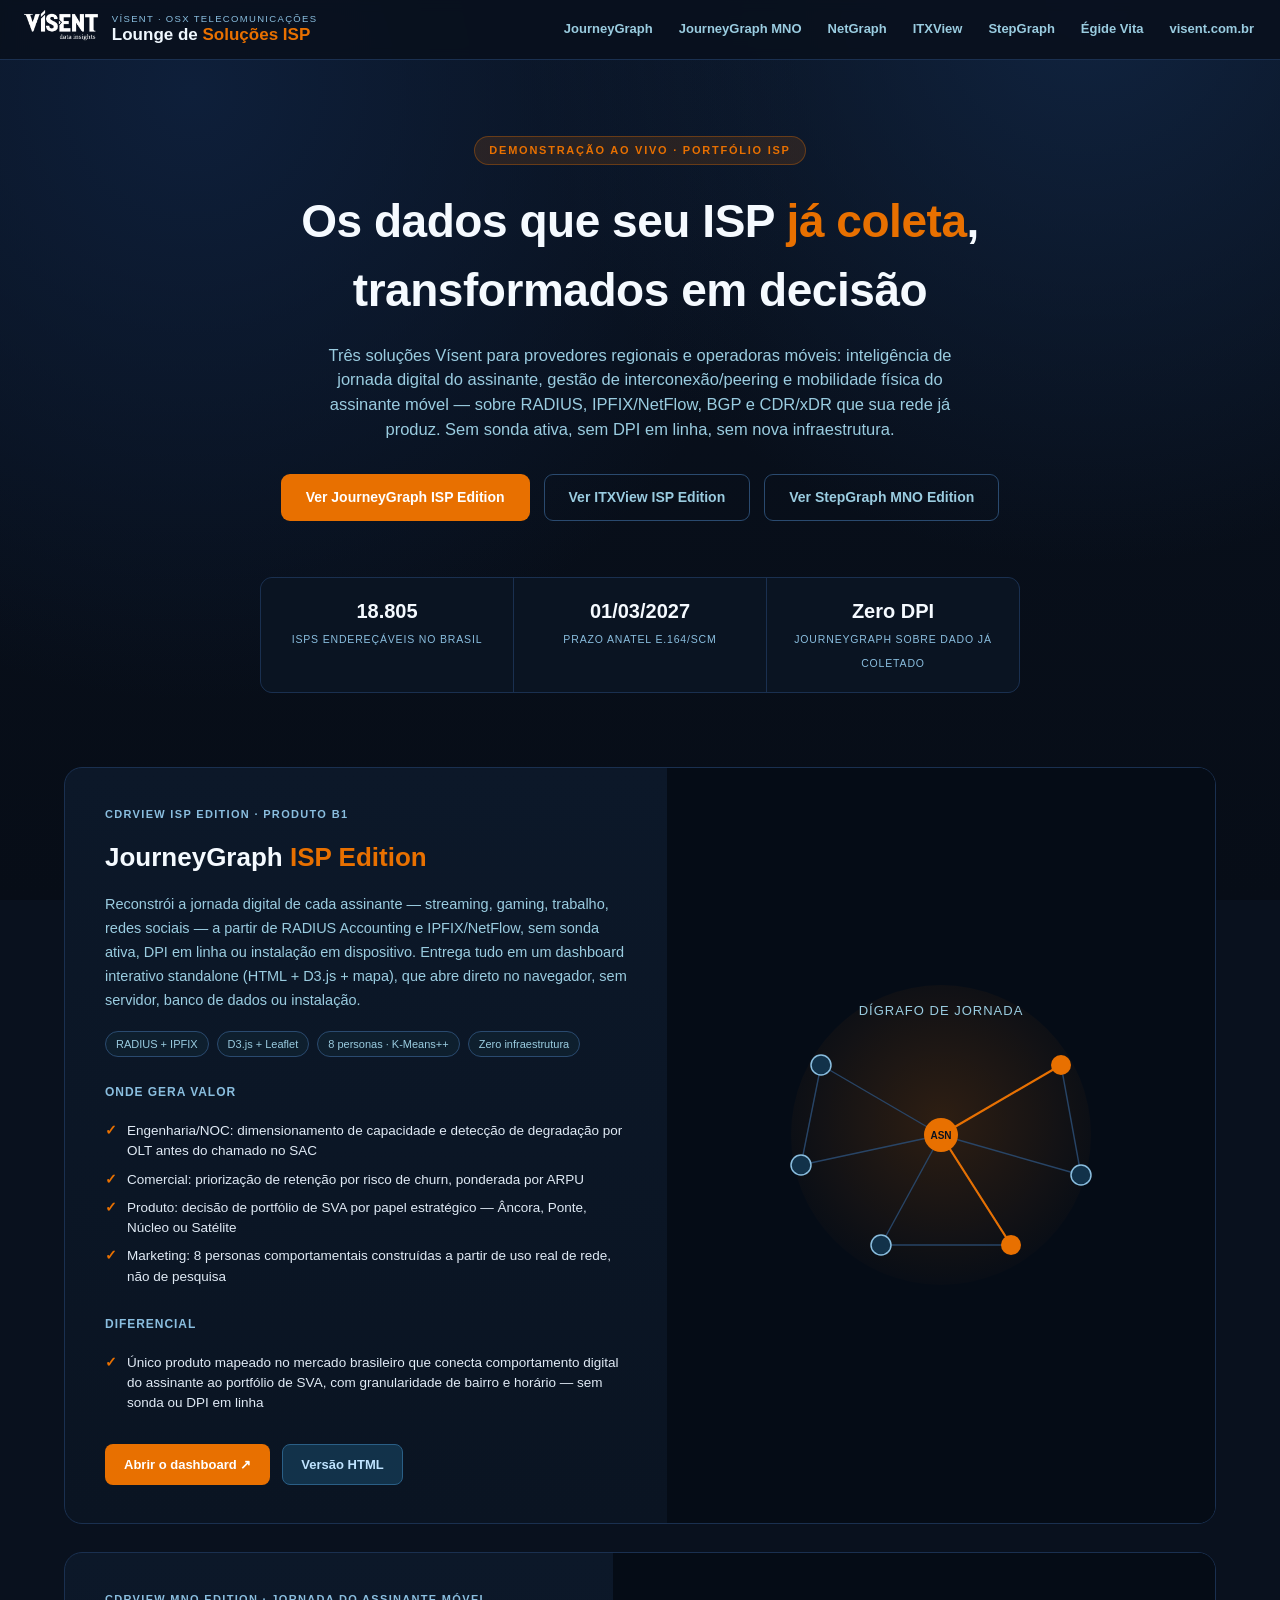
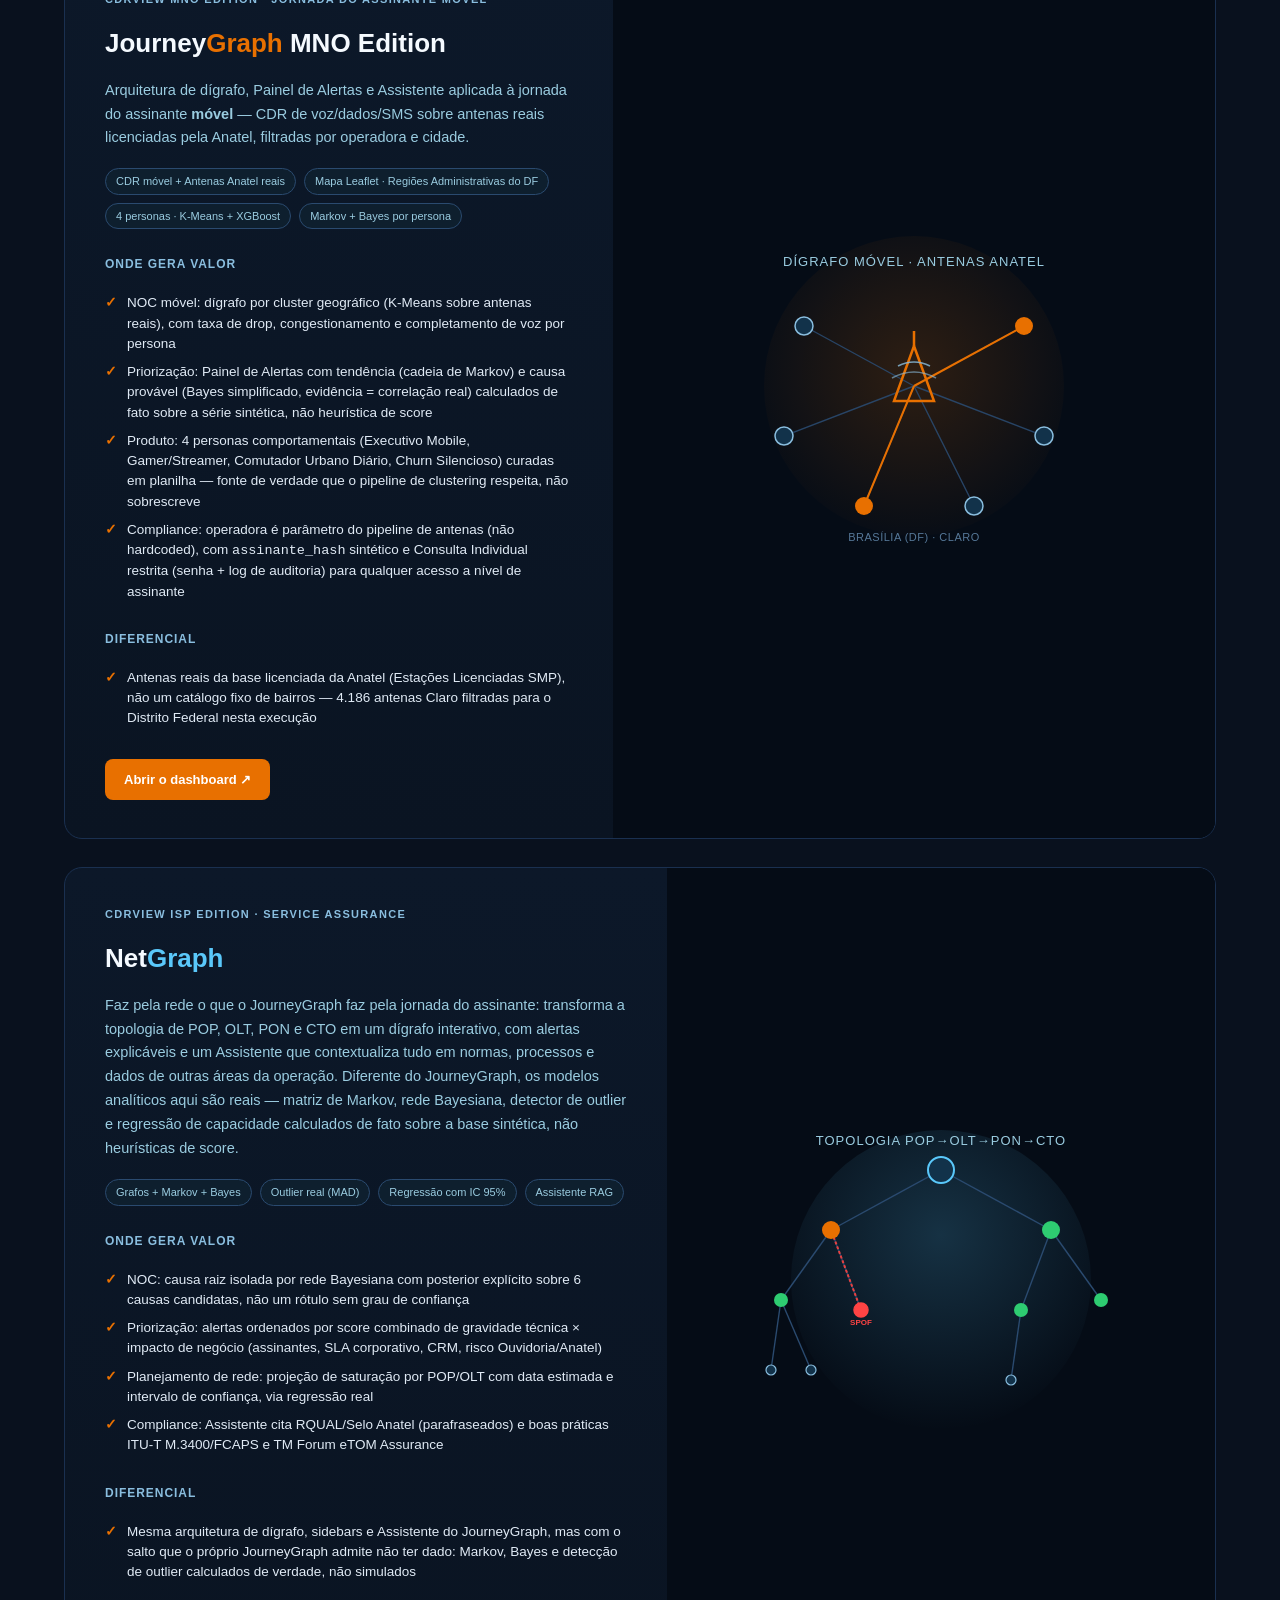
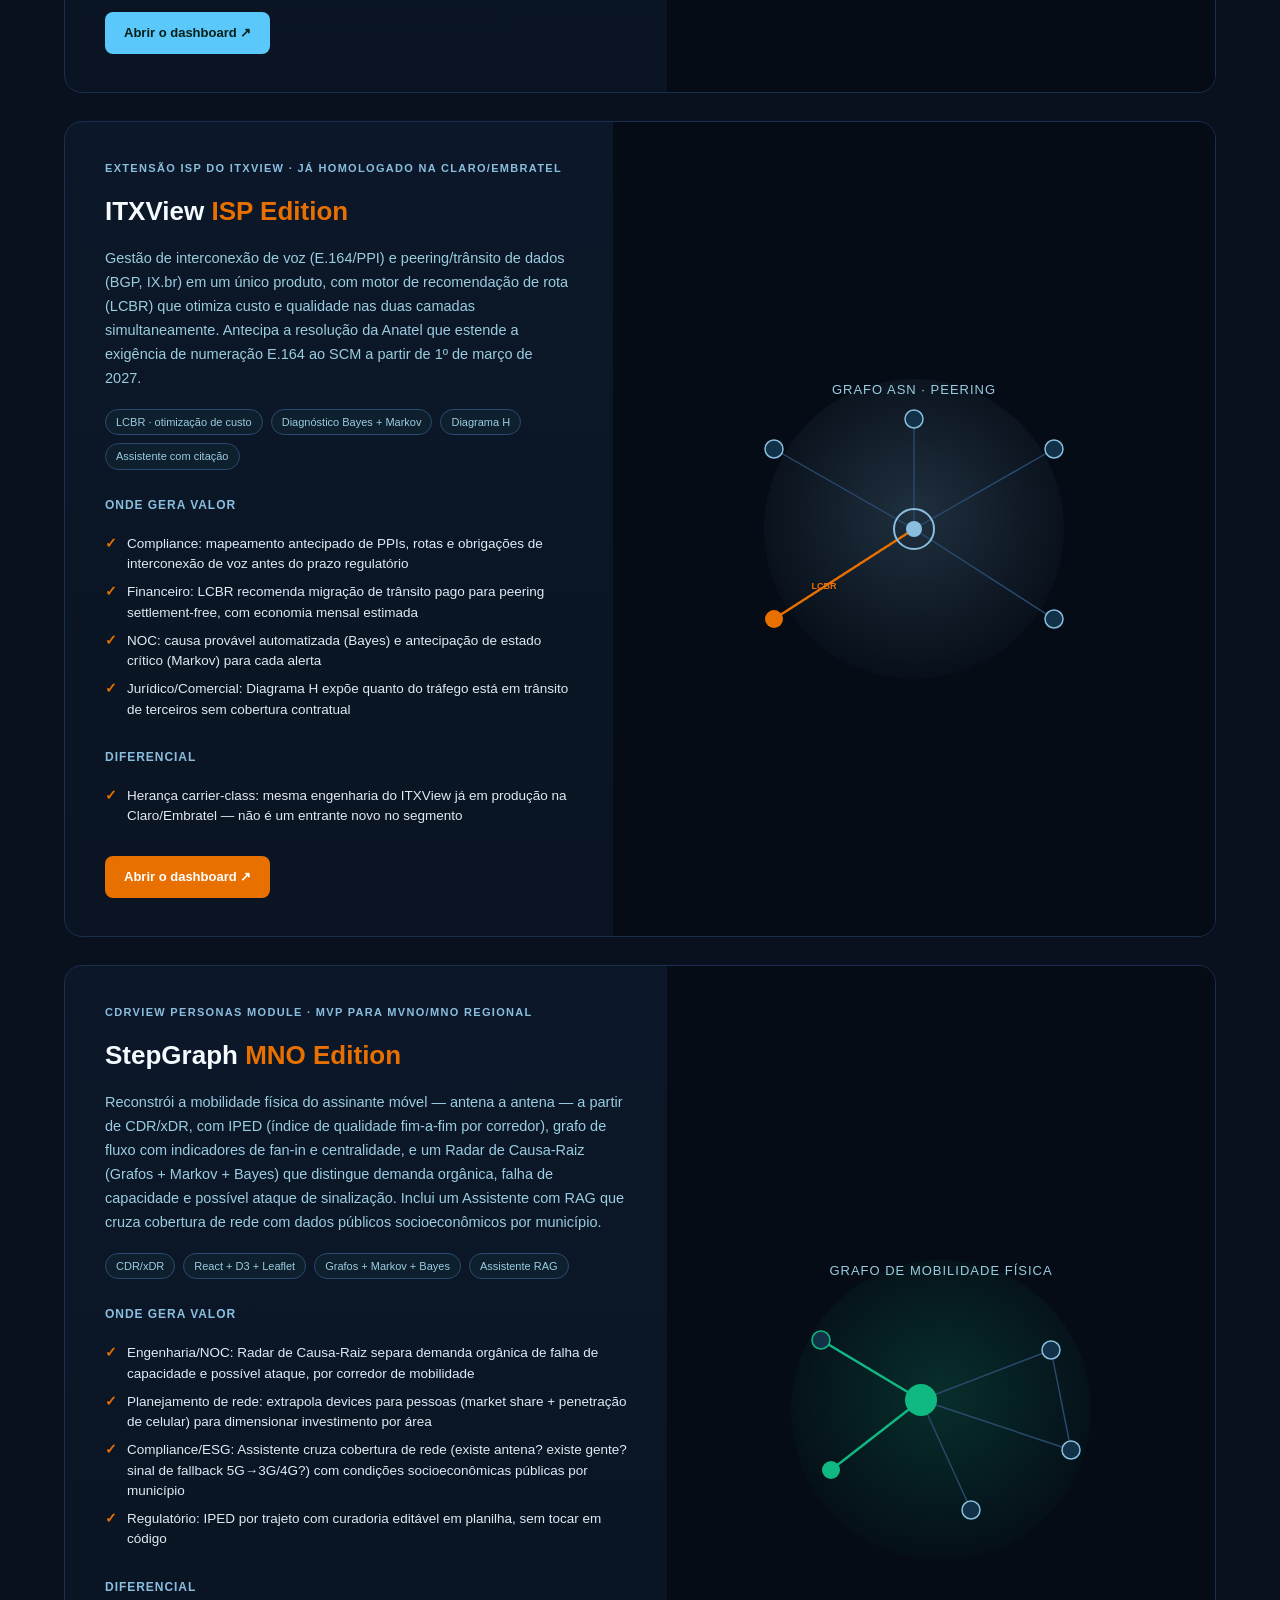
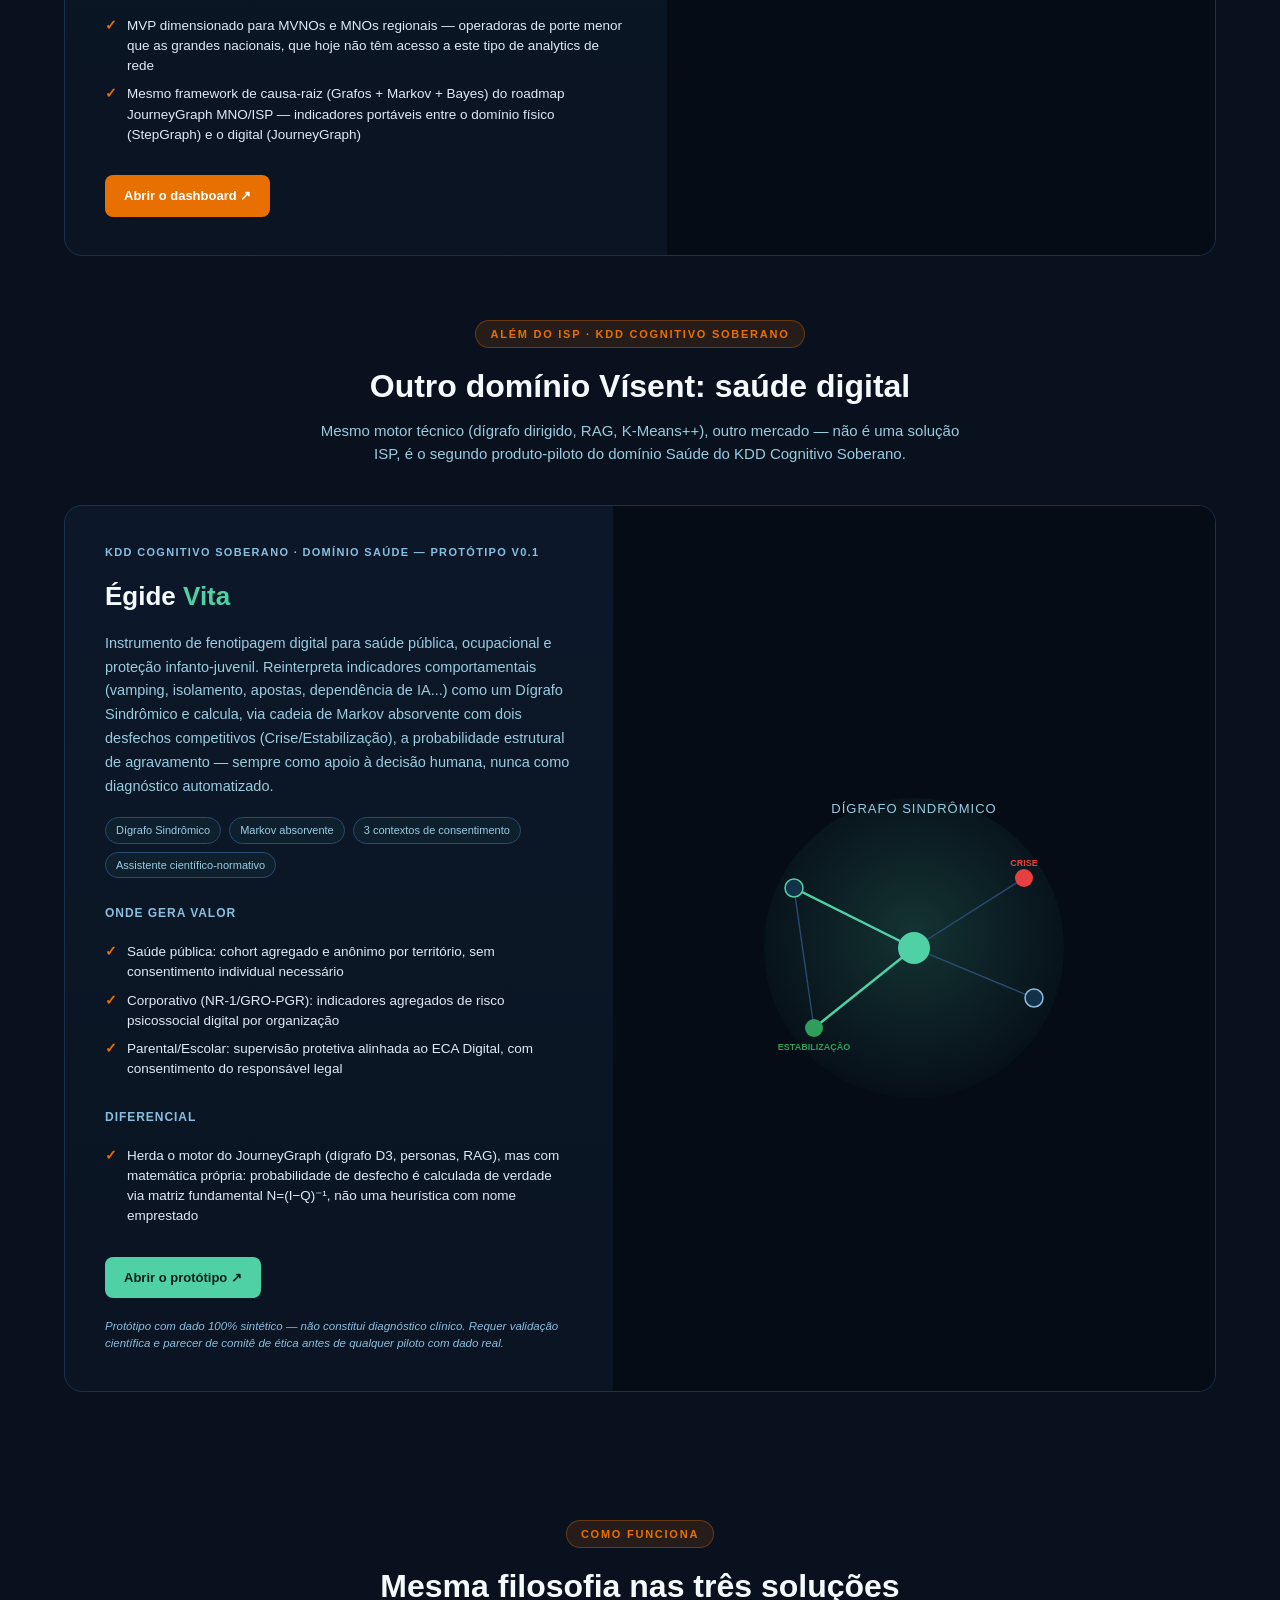
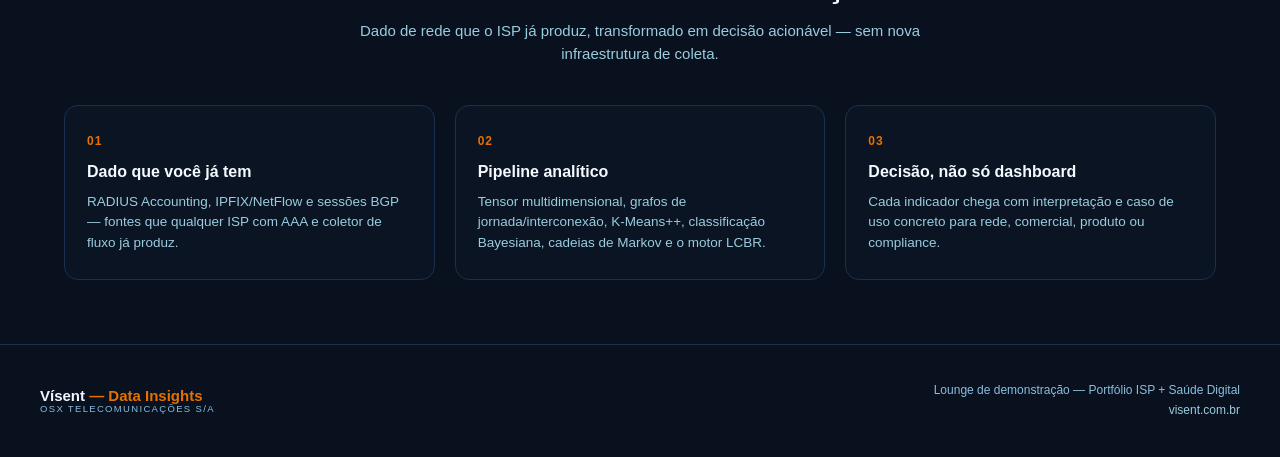
<file: index.html>
<!DOCTYPE html>
<html lang="pt-BR">
<head>
<meta charset="UTF-8">
<meta name="viewport" content="width=device-width,initial-scale=1.0">
<title>Vísent — Lounge de Soluções | JourneyGraph, ITXView, StepGraph &amp; Égide Vita</title>
<meta name="description" content="Vitrine interativa das soluções Vísent: JourneyGraph ISP Edition (inteligência de jornada digital do assinante), ITXView ISP Edition (gestão de interconexão e peering) e StepGraph MNO Edition (mobilidade física do assinante móvel) para ISPs e operadoras regionais, além do protótipo Égide Vita (fenotipagem digital para saúde), domínio Saúde do KDD Cognitivo Soberano.">
<link rel="icon" href="assets/logo-visent.png">
<style>
:root{
  --bg:#09111E;
  --panel:#0C1829;
  --panel2:#0A1422;
  --border:#1A3050;
  --border2:#2A4A6F;
  --text:#E0EAF5;
  --muted:#8ABEDF;
  --muted2:#9ACCE0;
  --accent:#E87000;
  --accent-soft:#E8700022;
}
*{box-sizing:border-box;margin:0;padding:0;}
html{scroll-behavior:smooth;}
body{font-family:Arial,Helvetica,sans-serif;background:var(--bg);color:var(--text);line-height:1.5;}
a{color:inherit;}

body{
  background-image:
    radial-gradient(circle at 15% 10%, #0E1F3A 0%, transparent 45%),
    radial-gradient(circle at 85% 0%, #10233F 0%, transparent 40%),
    linear-gradient(180deg,#09111E 0%,#070D17 100%);
  background-attachment:fixed;
}

/* ── TOPBAR ── */
#topbar{
  position:sticky;top:0;z-index:50;
  background:rgba(9,17,30,.92);backdrop-filter:blur(6px);
  border-bottom:1px solid var(--border);
  padding:10px 24px;display:flex;align-items:center;gap:14px;
}
#topbar-logo img{height:32px;width:auto;filter:brightness(0) invert(1);}
.brand-block{display:flex;flex-direction:column;line-height:1.15;}
.brand-tag{font-size:9.5px;color:var(--muted);letter-spacing:.14em;text-transform:uppercase;}
.brand-title{font-size:17px;font-weight:700;color:#F0F8FF;}
.brand-accent{color:var(--accent);}
#topnav{margin-left:auto;display:flex;align-items:center;gap:22px;font-size:13px;font-weight:600;}
#topnav a{color:var(--muted2);text-decoration:none;padding:6px 2px;border-bottom:2px solid transparent;transition:.15s;}
#topnav a:hover{color:#fff;border-color:var(--accent);}

/* ── HERO ── */
#hero{max-width:1080px;margin:0 auto;padding:76px 24px 56px;text-align:center;}
.eyebrow{display:inline-block;font-size:11px;letter-spacing:.16em;text-transform:uppercase;color:var(--accent);
  background:var(--accent-soft);border:1px solid #E8700055;padding:5px 14px;border-radius:999px;margin-bottom:22px;font-weight:700;}
#hero h1{font-size:clamp(28px,4.4vw,46px);font-weight:800;color:#F5FAFF;letter-spacing:-.01em;margin-bottom:18px;}
#hero h1 span{color:var(--accent);}
#hero p{font-size:16.5px;color:var(--muted2);max-width:680px;margin:0 auto 32px;}
.hero-ctas{display:flex;gap:14px;justify-content:center;flex-wrap:wrap;}
.btn{display:inline-flex;align-items:center;gap:8px;font-size:14px;font-weight:700;padding:12px 24px;border-radius:9px;text-decoration:none;
  cursor:pointer;border:1px solid transparent;transition:.15s;font-family:inherit;}
.btn-primary{background:var(--accent);color:#fff;}
.btn-primary:hover{background:#FF8A1E;}
.btn-ghost{background:transparent;color:var(--muted2);border-color:var(--border2);}
.btn-ghost:hover{border-color:var(--muted2);color:#fff;}

/* stat strip */
#stats{max-width:760px;margin:0 auto 10px;display:grid;grid-template-columns:repeat(3,1fr);gap:1px;
  background:var(--border);border:1px solid var(--border);border-radius:12px;overflow:hidden;}
.stat{background:var(--panel2);padding:18px 10px;text-align:center;}
.stat b{display:block;font-size:20px;color:#F5FAFF;font-weight:800;}
.stat span{font-size:10.5px;color:var(--muted);text-transform:uppercase;letter-spacing:.08em;}

/* ── SECTION HEADER ── */
.section{max-width:1200px;margin:0 auto;padding:64px 24px;}
.section-head{text-align:center;max-width:640px;margin:0 auto 40px;}
.section-head .eyebrow{margin-bottom:14px;}
.section-head h2{font-size:clamp(22px,3vw,32px);font-weight:800;color:#F5FAFF;margin-bottom:10px;}
.section-head p{color:var(--muted2);font-size:15px;}

/* ── SOLUTION CARDS ── */
#solutions{display:flex;flex-direction:column;gap:28px;}
.solution{
  background:linear-gradient(180deg,var(--panel) 0%,var(--panel2) 100%);
  border:1px solid var(--border);border-radius:18px;overflow:hidden;
  display:grid;grid-template-columns:1.1fr 1fr;
}
.solution:nth-child(even){grid-template-columns:1fr 1.1fr;}
.solution:nth-child(even) .sol-visual{order:2;}
.sol-body{padding:38px 40px;display:flex;flex-direction:column;justify-content:center;gap:16px;}
.sol-kicker{font-size:11px;letter-spacing:.12em;text-transform:uppercase;color:var(--muted);font-weight:700;}
.sol-title{font-size:26px;font-weight:800;color:#F5FAFF;}
.sol-title .hi{color:var(--accent);}
.sol-desc{font-size:14.5px;color:var(--muted2);line-height:1.65;}
.sol-tags{display:flex;flex-wrap:wrap;gap:8px;margin:2px 0 4px;}
.sol-tags span{font-size:11px;background:#0E1F2E;border:1px solid var(--border2);color:var(--muted2);
  padding:4px 10px;border-radius:999px;}
.sol-sub{font-size:12px;letter-spacing:.08em;text-transform:uppercase;color:var(--muted);font-weight:700;margin-top:6px;}
.sol-feats{list-style:none;display:flex;flex-direction:column;gap:8px;margin:4px 0 6px;}
.sol-feats li{font-size:13.5px;color:var(--text);padding-left:22px;position:relative;}
.sol-feats li::before{content:"✓";position:absolute;left:0;color:var(--accent);font-weight:800;}
.sol-ctas{display:flex;gap:12px;flex-wrap:wrap;margin-top:8px;}
.btn-sm{padding:10px 18px;font-size:13px;border-radius:8px;}
.btn-html{background:#12324A;color:#BFE3FF;border:1px solid #2A5F86;}
.btn-html:hover{background:#164066;}
.btn-d3{background:var(--accent);color:#fff;}
.btn-d3:hover{background:#FF8A1E;}

.sol-visual{background:#050C16;display:flex;align-items:center;justify-content:center;padding:30px;position:relative;overflow:hidden;}
.sol-visual svg{width:100%;height:auto;max-width:460px;position:relative;z-index:1;}
.sol-visual::after{content:"";position:absolute;inset:0;background:radial-gradient(circle at 50% 50%,transparent 40%,#050C16 95%);pointer-events:none;}

/* ── HOW IT WORKS strip ── */
#howrow{display:grid;grid-template-columns:repeat(3,1fr);gap:20px;}
.how-card{background:var(--panel2);border:1px solid var(--border);border-radius:14px;padding:26px 22px;}
.how-num{font-size:12px;font-weight:800;color:var(--accent);letter-spacing:.08em;margin-bottom:10px;}
.how-card h3{font-size:16px;color:#F5FAFF;margin-bottom:8px;}
.how-card p{font-size:13.5px;color:var(--muted2);}

/* ── FOOTER ── */
#footer{border-top:1px solid var(--border);padding:36px 24px;}
#footer-inner{max-width:1200px;margin:0 auto;display:flex;justify-content:space-between;align-items:center;flex-wrap:wrap;gap:16px;}
#footer .brand-title{font-size:15px;}
#footer-meta{font-size:12px;color:var(--muted);text-align:right;}
#footer-meta div{margin-bottom:2px;}
#footer-meta a{color:var(--muted2);text-decoration:none;}
#footer-meta a:hover{color:#fff;}

@media (max-width:860px){
  .solution,.solution:nth-child(even){grid-template-columns:1fr;}
  .solution:nth-child(even) .sol-visual{order:0;}
  #stats{grid-template-columns:1fr;}
  #howrow{grid-template-columns:1fr;}
  #topnav{display:none;}
}

/* ── GATE DE SENHA POR APLICAÇÃO ── */
#gate-overlay{display:none;position:fixed;inset:0;background:rgba(4,8,14,.75);backdrop-filter:blur(3px);z-index:200;align-items:center;justify-content:center;padding:20px;}
#gate-overlay.open{display:flex;}
#gate-box{background:var(--panel);border:1px solid var(--border2);border-radius:12px;padding:26px 28px;max-width:380px;width:100%;box-shadow:0 12px 50px rgba(0,0,0,.6);}
#gate-box h2{font-size:15px;color:#F0F8FF;margin-bottom:6px;}
#gate-box p{font-size:12px;color:var(--muted);line-height:1.6;margin-bottom:16px;}
#gate-box label{display:block;font-size:11px;color:var(--muted);text-transform:uppercase;letter-spacing:.05em;margin-bottom:5px;}
#gate-pass{width:100%;background:var(--panel2);border:1px solid var(--border);border-radius:7px;color:var(--text);padding:9px 11px;font-size:14px;font-family:inherit;box-sizing:border-box;}
#gate-err{color:#FF6B5B;font-size:11.5px;margin-top:8px;display:none;}
#gate-actions{display:flex;gap:10px;margin-top:18px;}
#gate-actions button{font-family:inherit;font-size:13px;font-weight:700;padding:10px;border-radius:7px;cursor:pointer;border:1px solid transparent;}
#gate-submit{flex:1;background:var(--accent);color:#fff;border:none;}
#gate-submit:hover{background:#ff7e10;}
#gate-cancel{background:transparent;border:1px solid var(--border);color:var(--muted);}
</style>
</head>
<body>

<div id="topbar">
  <a id="topbar-logo" href="#hero"><img src="assets/logo-visent.png" alt="Vísent"></a>
  <div class="brand-block">
    <span class="brand-tag">Vísent · OSX Telecomunicações</span>
    <span class="brand-title">Lounge de <span class="brand-accent">Soluções ISP</span></span>
  </div>
  <nav id="topnav">
    <a href="#journeygraph">JourneyGraph</a>
    <a href="#journeygraph-mno">JourneyGraph MNO</a>
    <a href="#netgraph">NetGraph</a>
    <a href="#itxview">ITXView</a>
    <a href="#stepgraph">StepGraph</a>
    <a href="#egide-vita">Égide Vita</a>
    <a href="https://www.visent.com.br" target="_blank" rel="noopener">visent.com.br</a>
  </nav>
</div>

<section id="hero">
  <span class="eyebrow">Demonstração ao vivo · Portfólio ISP</span>
  <h1>Os dados que seu ISP <span>já coleta</span>,<br>transformados em decisão</h1>
  <p>Três soluções Vísent para provedores regionais e operadoras móveis: inteligência de jornada digital do assinante, gestão de interconexão/peering e mobilidade física do assinante móvel — sobre RADIUS, IPFIX/NetFlow, BGP e CDR/xDR que sua rede já produz. Sem sonda ativa, sem DPI em linha, sem nova infraestrutura.</p>
  <div class="hero-ctas">
    <a class="btn btn-primary" href="#journeygraph">Ver JourneyGraph ISP Edition</a>
    <a class="btn btn-ghost" href="#itxview">Ver ITXView ISP Edition</a>
    <a class="btn btn-ghost" href="#stepgraph">Ver StepGraph MNO Edition</a>
  </div>
</section>

<div id="stats">
  <div class="stat"><b>18.805</b><span>ISPs endereçáveis no Brasil</span></div>
  <div class="stat"><b>01/03/2027</b><span>prazo Anatel E.164/SCM</span></div>
  <div class="stat"><b>Zero DPI</b><span>JourneyGraph sobre dado já coletado</span></div>
</div>

<section class="section" id="solutions">

  <article class="solution" id="journeygraph">
    <div class="sol-body">
      <span class="sol-kicker">CDRView ISP Edition · Produto B1</span>
      <h2 class="sol-title">JourneyGraph <span class="hi">ISP Edition</span></h2>
      <p class="sol-desc">Reconstrói a jornada digital de cada assinante — streaming, gaming, trabalho, redes sociais — a partir de RADIUS Accounting e IPFIX/NetFlow, sem sonda ativa, DPI em linha ou instalação em dispositivo. Entrega tudo em um dashboard interativo standalone (HTML + D3.js + mapa), que abre direto no navegador, sem servidor, banco de dados ou instalação.</p>
      <div class="sol-tags">
        <span>RADIUS + IPFIX</span><span>D3.js + Leaflet</span><span>8 personas · K-Means++</span><span>Zero infraestrutura</span>
      </div>
      <span class="sol-sub">Onde gera valor</span>
      <ul class="sol-feats">
        <li>Engenharia/NOC: dimensionamento de capacidade e detecção de degradação por OLT antes do chamado no SAC</li>
        <li>Comercial: priorização de retenção por risco de churn, ponderada por ARPU</li>
        <li>Produto: decisão de portfólio de SVA por papel estratégico — Âncora, Ponte, Núcleo ou Satélite</li>
        <li>Marketing: 8 personas comportamentais construídas a partir de uso real de rede, não de pesquisa</li>
      </ul>
      <span class="sol-sub">Diferencial</span>
      <ul class="sol-feats">
        <li>Único produto mapeado no mercado brasileiro que conecta comportamento digital do assinante ao portfólio de SVA, com granularidade de bairro e horário — sem sonda ou DPI em linha</li>
      </ul>
      <div class="sol-ctas">
        <a class="btn btn-sm btn-d3" href="journeygraph/index.html">Abrir o dashboard ↗</a>
        <a class="btn btn-sm btn-html" href="journeygraph/versao-html.html">Versão HTML</a>
      </div>
    </div>
    <div class="sol-visual">
      <svg viewBox="0 0 460 340" xmlns="http://www.w3.org/2000/svg">
        <defs>
          <radialGradient id="jgGlow" cx="50%" cy="45%" r="60%">
            <stop offset="0%" stop-color="#E87000" stop-opacity="0.18"/>
            <stop offset="100%" stop-color="#E87000" stop-opacity="0"/>
          </radialGradient>
        </defs>
        <circle cx="230" cy="160" r="150" fill="url(#jgGlow)"/>
        <g stroke="#2A4A6F" stroke-width="1.4" fill="none" opacity="0.9">
          <path d="M230,160 L110,90"/>
          <path d="M230,160 L350,90"/>
          <path d="M230,160 L90,190"/>
          <path d="M230,160 L370,200"/>
          <path d="M230,160 L170,270"/>
          <path d="M230,160 L300,270"/>
          <path d="M110,90 L90,190"/>
          <path d="M350,90 L370,200"/>
          <path d="M170,270 L300,270"/>
        </g>
        <g stroke="#E87000" stroke-width="2.2" fill="none">
          <path d="M230,160 L350,90"/>
          <path d="M230,160 L300,270"/>
        </g>
        <circle cx="230" cy="160" r="17" fill="#E87000"/>
        <circle cx="110" cy="90" r="10" fill="#12324A" stroke="#8ABEDF" stroke-width="1.5"/>
        <circle cx="350" cy="90" r="10" fill="#E87000"/>
        <circle cx="90" cy="190" r="10" fill="#12324A" stroke="#8ABEDF" stroke-width="1.5"/>
        <circle cx="370" cy="200" r="10" fill="#12324A" stroke="#8ABEDF" stroke-width="1.5"/>
        <circle cx="170" cy="270" r="10" fill="#12324A" stroke="#8ABEDF" stroke-width="1.5"/>
        <circle cx="300" cy="270" r="10" fill="#E87000"/>
        <text x="230" y="164" text-anchor="middle" font-size="10" font-weight="700" fill="#09111E" font-family="Arial">ASN</text>
        <text x="230" y="40" text-anchor="middle" font-size="13" fill="#9ACCE0" font-family="Arial" letter-spacing="1">DÍGRAFO DE JORNADA</text>
      </svg>
    </div>
  </article>

  <article class="solution" id="journeygraph-mno">
    <div class="sol-body">
      <span class="sol-kicker">CDRView MNO Edition · Jornada do assinante móvel</span>
      <h2 class="sol-title">Journey<span class="hi">Graph</span> MNO Edition</h2>
      <p class="sol-desc">Arquitetura de dígrafo, Painel de Alertas e Assistente aplicada à jornada do assinante <b>móvel</b> — CDR de voz/dados/SMS sobre antenas reais licenciadas pela Anatel, filtradas por operadora e cidade.</p>
      <div class="sol-tags">
        <span>CDR móvel + Antenas Anatel reais</span><span>Mapa Leaflet · Regiões Administrativas do DF</span><span>4 personas · K-Means + XGBoost</span><span>Markov + Bayes por persona</span>
      </div>
      <span class="sol-sub">Onde gera valor</span>
      <ul class="sol-feats">
        <li>NOC móvel: dígrafo por cluster geográfico (K-Means sobre antenas reais), com taxa de drop, congestionamento e completamento de voz por persona</li>
        <li>Priorização: Painel de Alertas com tendência (cadeia de Markov) e causa provável (Bayes simplificado, evidência = correlação real) calculados de fato sobre a série sintética, não heurística de score</li>
        <li>Produto: 4 personas comportamentais (Executivo Mobile, Gamer/Streamer, Comutador Urbano Diário, Churn Silencioso) curadas em planilha — fonte de verdade que o pipeline de clustering respeita, não sobrescreve</li>
        <li>Compliance: operadora é parâmetro do pipeline de antenas (não hardcoded), com <code>assinante_hash</code> sintético e Consulta Individual restrita (senha + log de auditoria) para qualquer acesso a nível de assinante</li>
      </ul>
      <span class="sol-sub">Diferencial</span>
      <ul class="sol-feats">
        <li>Antenas reais da base licenciada da Anatel (Estações Licenciadas SMP), não um catálogo fixo de bairros — 4.186 antenas Claro filtradas para o Distrito Federal nesta execução</li>
      </ul>
      <div class="sol-ctas">
        <a class="btn btn-sm btn-d3" href="journeygraph-mno/index.html">Abrir o dashboard ↗</a>
      </div>
    </div>
    <div class="sol-visual">
      <svg viewBox="0 0 460 340" xmlns="http://www.w3.org/2000/svg">
        <defs>
          <radialGradient id="jgmGlow" cx="50%" cy="45%" r="60%">
            <stop offset="0%" stop-color="#E87000" stop-opacity="0.18"/>
            <stop offset="100%" stop-color="#E87000" stop-opacity="0"/>
          </radialGradient>
        </defs>
        <circle cx="230" cy="160" r="150" fill="url(#jgmGlow)"/>
        <g stroke="#2A4A6F" stroke-width="1.4" fill="none" opacity="0.9">
          <path d="M230,160 L120,100"/>
          <path d="M230,160 L340,100"/>
          <path d="M230,160 L100,210"/>
          <path d="M230,160 L360,210"/>
          <path d="M230,160 L180,280"/>
          <path d="M230,160 L290,280"/>
        </g>
        <g stroke="#E87000" stroke-width="2" fill="none">
          <path d="M230,160 L340,100"/>
          <path d="M230,160 L180,280"/>
        </g>
        <!-- torre/antena estilizada no nó central -->
        <path d="M230,120 L210,175 L250,175 Z" fill="none" stroke="#E87000" stroke-width="2.5"/>
        <path d="M230,105 L230,120" stroke="#E87000" stroke-width="2.5"/>
        <path d="M214,140 Q230,132 246,140" fill="none" stroke="#8ABEDF" stroke-width="1.6" opacity="0.8"/>
        <path d="M208,152 Q230,140 252,152" fill="none" stroke="#8ABEDF" stroke-width="1.6" opacity="0.6"/>
        <circle cx="120" cy="100" r="9" fill="#12324A" stroke="#8ABEDF" stroke-width="1.5"/>
        <circle cx="340" cy="100" r="9" fill="#E87000"/>
        <circle cx="100" cy="210" r="9" fill="#12324A" stroke="#8ABEDF" stroke-width="1.5"/>
        <circle cx="360" cy="210" r="9" fill="#12324A" stroke="#8ABEDF" stroke-width="1.5"/>
        <circle cx="180" cy="280" r="9" fill="#E87000"/>
        <circle cx="290" cy="280" r="9" fill="#12324A" stroke="#8ABEDF" stroke-width="1.5"/>
        <text x="230" y="40" text-anchor="middle" font-size="13" fill="#9ACCE0" font-family="Arial" letter-spacing="1">DÍGRAFO MÓVEL · ANTENAS ANATEL</text>
        <text x="230" y="315" text-anchor="middle" font-size="11" fill="#567898" font-family="Arial" letter-spacing=".5">BRASÍLIA (DF) · CLARO</text>
      </svg>
    </div>
  </article>

  <article class="solution" id="netgraph">
    <div class="sol-body">
      <span class="sol-kicker">CDRView ISP Edition · Service Assurance</span>
      <h2 class="sol-title">Net<span class="hi" style="color:#5AC8FA;">Graph</span></h2>
      <p class="sol-desc">Faz pela rede o que o JourneyGraph faz pela jornada do assinante: transforma a topologia de POP, OLT, PON e CTO em um dígrafo interativo, com alertas explicáveis e um Assistente que contextualiza tudo em normas, processos e dados de outras áreas da operação. Diferente do JourneyGraph, os modelos analíticos aqui são reais — matriz de Markov, rede Bayesiana, detector de outlier e regressão de capacidade calculados de fato sobre a base sintética, não heurísticas de score.</p>
      <div class="sol-tags">
        <span>Grafos + Markov + Bayes</span><span>Outlier real (MAD)</span><span>Regressão com IC 95%</span><span>Assistente RAG</span>
      </div>
      <span class="sol-sub">Onde gera valor</span>
      <ul class="sol-feats">
        <li>NOC: causa raiz isolada por rede Bayesiana com posterior explícito sobre 6 causas candidatas, não um rótulo sem grau de confiança</li>
        <li>Priorização: alertas ordenados por score combinado de gravidade técnica × impacto de negócio (assinantes, SLA corporativo, CRM, risco Ouvidoria/Anatel)</li>
        <li>Planejamento de rede: projeção de saturação por POP/OLT com data estimada e intervalo de confiança, via regressão real</li>
        <li>Compliance: Assistente cita RQUAL/Selo Anatel (parafraseados) e boas práticas ITU-T M.3400/FCAPS e TM Forum eTOM Assurance</li>
      </ul>
      <span class="sol-sub">Diferencial</span>
      <ul class="sol-feats">
        <li>Mesma arquitetura de dígrafo, sidebars e Assistente do JourneyGraph, mas com o salto que o próprio JourneyGraph admite não ter dado: Markov, Bayes e detecção de outlier calculados de verdade, não simulados</li>
      </ul>
      <div class="sol-ctas">
        <a class="btn btn-sm" style="background:#5AC8FA;color:#062018;" href="netgraph/index.html">Abrir o dashboard ↗</a>
      </div>
    </div>
    <div class="sol-visual">
      <svg viewBox="0 0 460 340" xmlns="http://www.w3.org/2000/svg">
        <defs>
          <radialGradient id="ngGlow" cx="50%" cy="35%" r="65%">
            <stop offset="0%" stop-color="#5AC8FA" stop-opacity="0.20"/>
            <stop offset="100%" stop-color="#5AC8FA" stop-opacity="0"/>
          </radialGradient>
        </defs>
        <circle cx="230" cy="170" r="150" fill="url(#ngGlow)"/>
        <g stroke="#2A4A6F" stroke-width="1.4" fill="none">
          <path d="M230,60 L120,120"/>
          <path d="M230,60 L340,120"/>
          <path d="M120,120 L70,190"/>
          <path d="M120,120 L150,200"/>
          <path d="M340,120 L310,200"/>
          <path d="M340,120 L390,190"/>
          <path d="M70,190 L60,260"/>
          <path d="M70,190 L100,260"/>
          <path d="M310,200 L300,270"/>
        </g>
        <g stroke="#E84040" stroke-width="2" fill="none" stroke-dasharray="3 2">
          <path d="M150,200 L120,120"/>
        </g>
        <circle cx="230" cy="60" r="13" fill="#12324A" stroke="#5AC8FA" stroke-width="2"/>
        <circle cx="120" cy="120" r="9" fill="#E87000"/>
        <circle cx="340" cy="120" r="9" fill="#2ECC71"/>
        <circle cx="70" cy="190" r="7" fill="#2ECC71"/>
        <circle cx="150" cy="200" r="7" fill="#FF4444" stroke="#FF4444" stroke-width="1.5"/>
        <circle cx="310" cy="200" r="7" fill="#2ECC71"/>
        <circle cx="390" cy="190" r="7" fill="#2ECC71"/>
        <circle cx="60" cy="260" r="5" fill="#12324A" stroke="#8ABEDF" stroke-width="1.2"/>
        <circle cx="100" cy="260" r="5" fill="#12324A" stroke="#8ABEDF" stroke-width="1.2"/>
        <circle cx="300" cy="270" r="5" fill="#12324A" stroke="#8ABEDF" stroke-width="1.2"/>
        <text x="150" y="215" text-anchor="middle" font-size="8" fill="#FF4444" font-family="Arial" font-weight="700">SPOF</text>
        <text x="230" y="35" text-anchor="middle" font-size="13" fill="#9ACCE0" font-family="Arial" letter-spacing="1">TOPOLOGIA POP→OLT→PON→CTO</text>
      </svg>
    </div>
  </article>

  <article class="solution" id="itxview">
    <div class="sol-body">
      <span class="sol-kicker">Extensão ISP do ITXView · já homologado na Claro/Embratel</span>
      <h2 class="sol-title">ITXView <span class="hi">ISP Edition</span></h2>
      <p class="sol-desc">Gestão de interconexão de voz (E.164/PPI) e peering/trânsito de dados (BGP, IX.br) em um único produto, com motor de recomendação de rota (LCBR) que otimiza custo e qualidade nas duas camadas simultaneamente. Antecipa a resolução da Anatel que estende a exigência de numeração E.164 ao SCM a partir de 1º de março de 2027.</p>
      <div class="sol-tags">
        <span>LCBR · otimização de custo</span><span>Diagnóstico Bayes + Markov</span><span>Diagrama H</span><span>Assistente com citação</span>
      </div>
      <span class="sol-sub">Onde gera valor</span>
      <ul class="sol-feats">
        <li>Compliance: mapeamento antecipado de PPIs, rotas e obrigações de interconexão de voz antes do prazo regulatório</li>
        <li>Financeiro: LCBR recomenda migração de trânsito pago para peering settlement-free, com economia mensal estimada</li>
        <li>NOC: causa provável automatizada (Bayes) e antecipação de estado crítico (Markov) para cada alerta</li>
        <li>Jurídico/Comercial: Diagrama H expõe quanto do tráfego está em trânsito de terceiros sem cobertura contratual</li>
      </ul>
      <span class="sol-sub">Diferencial</span>
      <ul class="sol-feats">
        <li>Herança carrier-class: mesma engenharia do ITXView já em produção na Claro/Embratel — não é um entrante novo no segmento</li>
      </ul>
      <div class="sol-ctas">
        <a class="btn btn-sm btn-d3" href="itxview/index.html">Abrir o dashboard ↗</a>
      </div>
    </div>
    <div class="sol-visual">
      <svg viewBox="0 0 460 340" xmlns="http://www.w3.org/2000/svg">
        <defs>
          <radialGradient id="itGlow" cx="50%" cy="45%" r="60%">
            <stop offset="0%" stop-color="#8ABEDF" stop-opacity="0.20"/>
            <stop offset="100%" stop-color="#8ABEDF" stop-opacity="0"/>
          </radialGradient>
        </defs>
        <circle cx="230" cy="170" r="150" fill="url(#itGlow)"/>
        <g stroke="#2A4A6F" stroke-width="1.4" fill="none">
          <path d="M90,90 L230,170"/>
          <path d="M230,60 L230,170"/>
          <path d="M370,90 L230,170"/>
          <path d="M90,260 L230,170"/>
          <path d="M370,260 L230,170"/>
        </g>
        <g stroke="#E87000" stroke-width="2.4" fill="none" stroke-dasharray="1 0">
          <path d="M90,260 L230,170"/>
        </g>
        <circle cx="230" cy="170" r="20" fill="none" stroke="#8ABEDF" stroke-width="2"/>
        <circle cx="230" cy="170" r="8" fill="#8ABEDF"/>
        <circle cx="90" cy="90" r="9" fill="#12324A" stroke="#8ABEDF" stroke-width="1.5"/>
        <circle cx="230" cy="60" r="9" fill="#12324A" stroke="#8ABEDF" stroke-width="1.5"/>
        <circle cx="370" cy="90" r="9" fill="#12324A" stroke="#8ABEDF" stroke-width="1.5"/>
        <circle cx="90" cy="260" r="9" fill="#E87000"/>
        <circle cx="370" cy="260" r="9" fill="#12324A" stroke="#8ABEDF" stroke-width="1.5"/>
        <text x="140" y="230" text-anchor="middle" font-size="9" fill="#E87000" font-family="Arial" font-weight="700">LCBR</text>
        <text x="230" y="35" text-anchor="middle" font-size="13" fill="#9ACCE0" font-family="Arial" letter-spacing="1">GRAFO ASN · PEERING</text>
      </svg>
    </div>
  </article>

  <article class="solution" id="stepgraph">
    <div class="sol-body">
      <span class="sol-kicker">CDRView PERSONAS Module · MVP para MVNO/MNO regional</span>
      <h2 class="sol-title">StepGraph <span class="hi">MNO Edition</span></h2>
      <p class="sol-desc">Reconstrói a mobilidade física do assinante móvel — antena a antena — a partir de CDR/xDR, com IPED (índice de qualidade fim-a-fim por corredor), grafo de fluxo com indicadores de fan-in e centralidade, e um Radar de Causa-Raiz (Grafos + Markov + Bayes) que distingue demanda orgânica, falha de capacidade e possível ataque de sinalização. Inclui um Assistente com RAG que cruza cobertura de rede com dados públicos socioeconômicos por município.</p>
      <div class="sol-tags">
        <span>CDR/xDR</span><span>React + D3 + Leaflet</span><span>Grafos + Markov + Bayes</span><span>Assistente RAG</span>
      </div>
      <span class="sol-sub">Onde gera valor</span>
      <ul class="sol-feats">
        <li>Engenharia/NOC: Radar de Causa-Raiz separa demanda orgânica de falha de capacidade e possível ataque, por corredor de mobilidade</li>
        <li>Planejamento de rede: extrapola devices para pessoas (market share + penetração de celular) para dimensionar investimento por área</li>
        <li>Compliance/ESG: Assistente cruza cobertura de rede (existe antena? existe gente? sinal de fallback 5G→3G/4G?) com condições socioeconômicas públicas por município</li>
        <li>Regulatório: IPED por trajeto com curadoria editável em planilha, sem tocar em código</li>
      </ul>
      <span class="sol-sub">Diferencial</span>
      <ul class="sol-feats">
        <li>MVP dimensionado para MVNOs e MNOs regionais — operadoras de porte menor que as grandes nacionais, que hoje não têm acesso a este tipo de analytics de rede</li>
        <li>Mesmo framework de causa-raiz (Grafos + Markov + Bayes) do roadmap JourneyGraph MNO/ISP — indicadores portáveis entre o domínio físico (StepGraph) e o digital (JourneyGraph)</li>
      </ul>
      <div class="sol-ctas">
        <a class="btn btn-sm btn-d3" href="https://stepvis.netlify.app" target="_blank" rel="noopener">Abrir o dashboard ↗</a>
      </div>
    </div>
    <div class="sol-visual">
      <svg viewBox="0 0 460 340" xmlns="http://www.w3.org/2000/svg">
        <defs>
          <radialGradient id="stGlow" cx="50%" cy="45%" r="60%">
            <stop offset="0%" stop-color="#10B981" stop-opacity="0.20"/>
            <stop offset="100%" stop-color="#10B981" stop-opacity="0"/>
          </radialGradient>
        </defs>
        <circle cx="230" cy="170" r="150" fill="url(#stGlow)"/>
        <g stroke="#2A4A6F" stroke-width="1.4" fill="none">
          <path d="M110,100 L210,160"/>
          <path d="M210,160 L340,110"/>
          <path d="M210,160 L360,210"/>
          <path d="M210,160 L120,230"/>
          <path d="M210,160 L260,270"/>
          <path d="M340,110 L360,210"/>
        </g>
        <g stroke="#10B981" stroke-width="2.4" fill="none">
          <path d="M110,100 L210,160"/>
          <path d="M210,160 L120,230"/>
        </g>
        <circle cx="210" cy="160" r="16" fill="#10B981"/>
        <circle cx="110" cy="100" r="9" fill="#12324A" stroke="#10B981" stroke-width="1.5"/>
        <circle cx="340" cy="110" r="9" fill="#12324A" stroke="#8ABEDF" stroke-width="1.5"/>
        <circle cx="360" cy="210" r="9" fill="#12324A" stroke="#8ABEDF" stroke-width="1.5"/>
        <circle cx="120" cy="230" r="9" fill="#10B981"/>
        <circle cx="260" cy="270" r="9" fill="#12324A" stroke="#8ABEDF" stroke-width="1.5"/>
        <text x="230" y="35" text-anchor="middle" font-size="13" fill="#9ACCE0" font-family="Arial" letter-spacing="1">GRAFO DE MOBILIDADE FÍSICA</text>
      </svg>
    </div>
  </article>

</section>

<section class="section" id="other-domains" style="padding-top:0;">
  <div class="section-head">
    <span class="eyebrow">Além do ISP · KDD Cognitivo Soberano</span>
    <h2>Outro domínio Vísent: saúde digital</h2>
    <p>Mesmo motor técnico (dígrafo dirigido, RAG, K-Means++), outro mercado — não é uma solução ISP, é o segundo produto-piloto do domínio Saúde do KDD Cognitivo Soberano.</p>
  </div>
  <article class="solution" id="egide-vita">
    <div class="sol-body">
      <span class="sol-kicker">KDD Cognitivo Soberano · Domínio Saúde — Protótipo v0.1</span>
      <h2 class="sol-title">Égide <span class="hi" style="color:#4FD1A5;">Vita</span></h2>
      <p class="sol-desc">Instrumento de fenotipagem digital para saúde pública, ocupacional e proteção infanto-juvenil. Reinterpreta indicadores comportamentais (vamping, isolamento, apostas, dependência de IA...) como um Dígrafo Sindrômico e calcula, via cadeia de Markov absorvente com dois desfechos competitivos (Crise/Estabilização), a probabilidade estrutural de agravamento — sempre como apoio à decisão humana, nunca como diagnóstico automatizado.</p>
      <div class="sol-tags">
        <span>Dígrafo Sindrômico</span><span>Markov absorvente</span><span>3 contextos de consentimento</span><span>Assistente científico-normativo</span>
      </div>
      <span class="sol-sub">Onde gera valor</span>
      <ul class="sol-feats">
        <li>Saúde pública: cohort agregado e anônimo por território, sem consentimento individual necessário</li>
        <li>Corporativo (NR-1/GRO-PGR): indicadores agregados de risco psicossocial digital por organização</li>
        <li>Parental/Escolar: supervisão protetiva alinhada ao ECA Digital, com consentimento do responsável legal</li>
      </ul>
      <span class="sol-sub">Diferencial</span>
      <ul class="sol-feats">
        <li>Herda o motor do JourneyGraph (dígrafo D3, personas, RAG), mas com matemática própria: probabilidade de desfecho é calculada de verdade via matriz fundamental N=(I−Q)⁻¹, não uma heurística com nome emprestado</li>
      </ul>
      <div class="sol-ctas">
        <a class="btn btn-sm" style="background:#4FD1A5;color:#062018;" href="egide-vita/index.html">Abrir o protótipo ↗</a>
      </div>
      <p style="font-size:11.5px;color:var(--muted);font-style:italic;margin-top:4px;">Protótipo com dado 100% sintético — não constitui diagnóstico clínico. Requer validação científica e parecer de comitê de ética antes de qualquer piloto com dado real.</p>
    </div>
    <div class="sol-visual">
      <svg viewBox="0 0 460 340" xmlns="http://www.w3.org/2000/svg">
        <defs>
          <radialGradient id="evGlow" cx="50%" cy="45%" r="60%">
            <stop offset="0%" stop-color="#4FD1A5" stop-opacity="0.20"/>
            <stop offset="100%" stop-color="#4FD1A5" stop-opacity="0"/>
          </radialGradient>
        </defs>
        <circle cx="230" cy="170" r="150" fill="url(#evGlow)"/>
        <g stroke="#2A4A6F" stroke-width="1.4" fill="none">
          <path d="M110,110 L230,170"/>
          <path d="M230,170 L340,100"/>
          <path d="M230,170 L350,220"/>
          <path d="M230,170 L130,250"/>
          <path d="M110,110 L130,250"/>
        </g>
        <g stroke="#4FD1A5" stroke-width="2.4" fill="none">
          <path d="M110,110 L230,170"/>
          <path d="M230,170 L130,250"/>
        </g>
        <circle cx="230" cy="170" r="16" fill="#4FD1A5"/>
        <circle cx="110" cy="110" r="9" fill="#12324A" stroke="#4FD1A5" stroke-width="1.5"/>
        <circle cx="340" cy="100" r="9" fill="#E84040"/>
        <circle cx="350" cy="220" r="9" fill="#12324A" stroke="#8ABEDF" stroke-width="1.5"/>
        <circle cx="130" cy="250" r="9" fill="#2E9E5B"/>
        <text x="340" y="88" text-anchor="middle" font-size="9" fill="#E84040" font-family="Arial" font-weight="700">CRISE</text>
        <text x="130" y="272" text-anchor="middle" font-size="9" fill="#2E9E5B" font-family="Arial" font-weight="700">ESTABILIZAÇÃO</text>
        <text x="230" y="35" text-anchor="middle" font-size="13" fill="#9ACCE0" font-family="Arial" letter-spacing="1">DÍGRAFO SINDRÔMICO</text>
      </svg>
    </div>
  </article>
</section>

<section class="section">
  <div class="section-head">
    <span class="eyebrow">Como funciona</span>
    <h2>Mesma filosofia nas três soluções</h2>
    <p>Dado de rede que o ISP já produz, transformado em decisão acionável — sem nova infraestrutura de coleta.</p>
  </div>
  <div id="howrow">
    <div class="how-card">
      <div class="how-num">01</div>
      <h3>Dado que você já tem</h3>
      <p>RADIUS Accounting, IPFIX/NetFlow e sessões BGP — fontes que qualquer ISP com AAA e coletor de fluxo já produz.</p>
    </div>
    <div class="how-card">
      <div class="how-num">02</div>
      <h3>Pipeline analítico</h3>
      <p>Tensor multidimensional, grafos de jornada/interconexão, K-Means++, classificação Bayesiana, cadeias de Markov e o motor LCBR.</p>
    </div>
    <div class="how-card">
      <div class="how-num">03</div>
      <h3>Decisão, não só dashboard</h3>
      <p>Cada indicador chega com interpretação e caso de uso concreto para rede, comercial, produto ou compliance.</p>
    </div>
  </div>
</section>

<footer id="footer">
  <div id="footer-inner">
    <div class="brand-block">
      <span class="brand-title">Vísent <span class="brand-accent">— Data Insights</span></span>
      <span class="brand-tag">OSX Telecomunicações S/A</span>
    </div>
    <div id="footer-meta">
      <div>Lounge de demonstração — Portfólio ISP + Saúde Digital</div>
      <div><a href="https://www.visent.com.br" target="_blank" rel="noopener">visent.com.br</a></div>
    </div>
  </div>
</footer>

<div id="gate-overlay">
  <div id="gate-box">
    <h2>Acesso à aplicação</h2>
    <p>Esta é uma demonstração restrita. Informe a senha de entrada para continuar.</p>
    <label for="gate-pass">Senha</label>
    <input type="password" id="gate-pass" placeholder="Senha de acesso" autocomplete="off">
    <div id="gate-err">Senha incorreta.</div>
    <div id="gate-actions">
      <button id="gate-submit">Entrar</button>
      <button id="gate-cancel">Cancelar</button>
    </div>
  </div>
</div>

<script>
(function(){
  var GATE_PASS = 'egl00';
  var pending = null; // {href, target}

  function openGate(href, target){
    pending = {href:href, target:target};
    document.getElementById('gate-err').style.display = 'none';
    document.getElementById('gate-pass').value = '';
    document.getElementById('gate-overlay').classList.add('open');
    document.getElementById('gate-pass').focus();
  }
  function closeGate(){
    document.getElementById('gate-overlay').classList.remove('open');
    pending = null;
  }
  function submitGate(){
    var val = document.getElementById('gate-pass').value;
    if(val === GATE_PASS){
      var p = pending;
      closeGate();
      if(p){
        if(p.target === '_blank'){ window.open(p.href, '_blank', 'noopener'); }
        else{ window.location.href = p.href; }
      }
    } else {
      document.getElementById('gate-err').style.display = 'block';
    }
  }

  document.addEventListener('DOMContentLoaded', function(){
    document.querySelectorAll('.sol-ctas a[href]').forEach(function(a){
      a.addEventListener('click', function(ev){
        // sempre pede a senha, mesmo repetindo o mesmo app — sem persistência
        ev.preventDefault();
        openGate(a.getAttribute('href'), a.getAttribute('target'));
      });
    });
    document.getElementById('gate-submit').addEventListener('click', submitGate);
    document.getElementById('gate-cancel').addEventListener('click', closeGate);
    document.getElementById('gate-pass').addEventListener('keydown', function(ev){
      if(ev.key === 'Enter') submitGate();
    });
    document.getElementById('gate-overlay').addEventListener('click', function(ev){
      if(ev.target.id === 'gate-overlay') closeGate();
    });
  });
})();
</script>

</body>
</html>
</file>
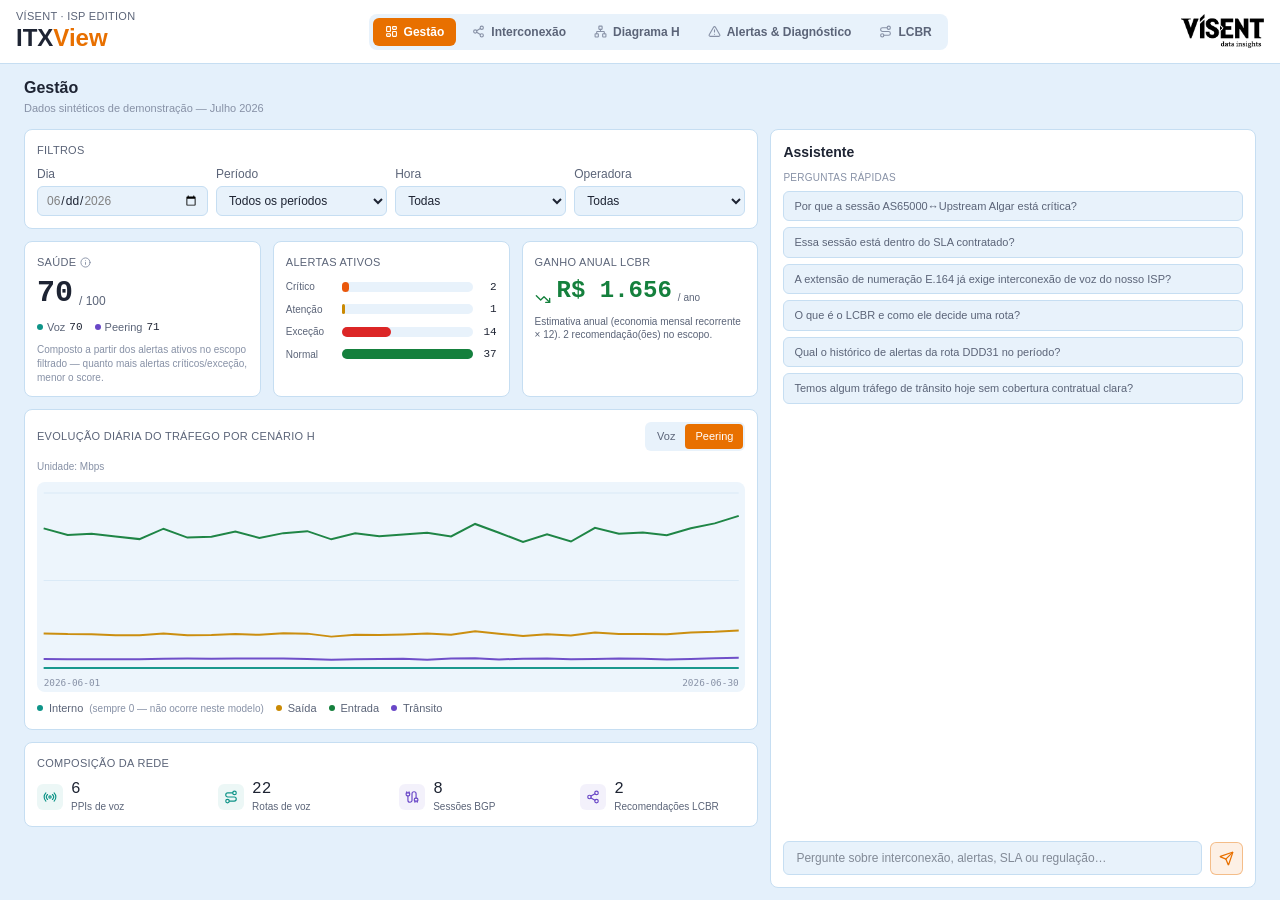
<file: itxview/index.html>
<!doctype html>
<html lang="en">
  <head>
    <meta charset="UTF-8" />
    <link rel="icon" type="image/svg+xml" href="./favicon.svg" />
    <meta name="viewport" content="width=device-width, initial-scale=1.0" />
    <title>ITXView ISP Edition</title>
    <script type="module" crossorigin src="./assets/index-C8KFghak.js"></script>
    <link rel="stylesheet" crossorigin href="./assets/index-DReZgw0I.css">
  </head>
  <body>
    <div id="root"></div>
  </body>
</html>
</file>
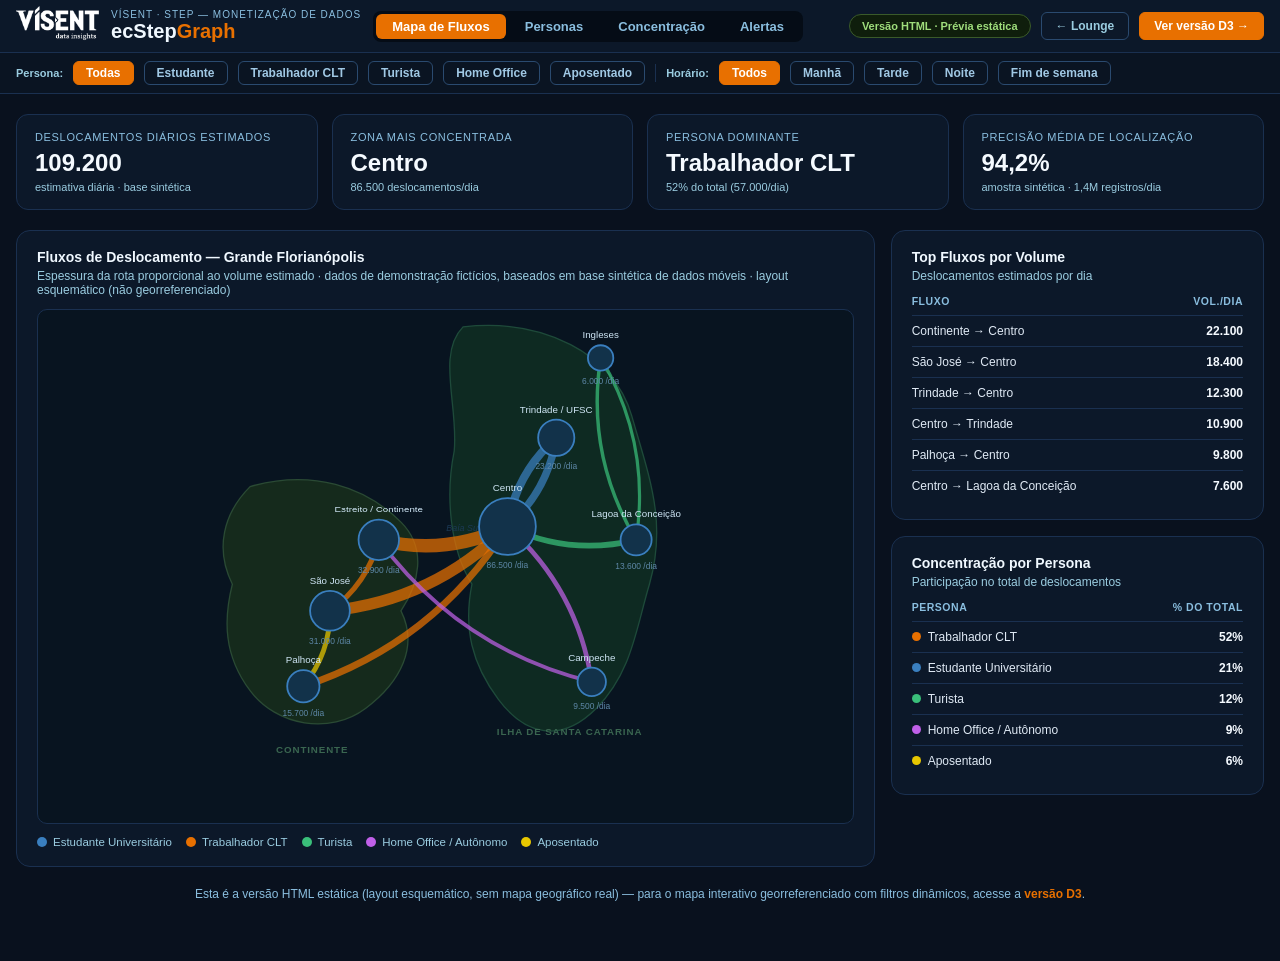
<file: ecstepgraph-html.html>
<!DOCTYPE html>
<html lang="pt-BR">
<head>
<meta charset="UTF-8">
<meta name="viewport" content="width=device-width,initial-scale=1.0">
<title>STEP — ecStepGraph — Versão HTML | Vísent</title>
<style>
:root{
  --bg:#09111E;--panel:#0C1829;--panel2:#0A1422;--border:#1A3050;--border2:#2A4A6F;
  --text:#E0EAF5;--muted:#8ABEDF;--muted2:#9ACCE0;--accent:#E87000;
}
*{box-sizing:border-box;margin:0;padding:0;}
body{font-family:Arial,Helvetica,sans-serif;background:var(--bg);color:var(--text);}

#topbar{background:#0C1829;border-bottom:1px solid var(--border);padding:6px 16px;display:flex;align-items:center;gap:12px;min-height:52px;flex-wrap:wrap;}
#topbar-logo img{height:36px;width:auto;filter:brightness(0) invert(1);}
.brand-block{line-height:1.15;}
.brand-tag{font-size:10px;color:var(--muted);letter-spacing:.10em;text-transform:uppercase;display:block;}
.brand-title{font-size:20px;font-weight:700;color:#F0F8FF;}
.brand-accent{color:var(--accent);}
#nav-tabs{display:flex;gap:3px;background:#050C16;padding:3px;border-radius:8px;}
.nav-btn{background:transparent;border:none;color:var(--muted);font-size:13px;font-weight:600;padding:5px 16px;border-radius:6px;font-family:Arial,sans-serif;white-space:nowrap;}
.nav-btn.active{background:var(--accent);color:#fff;}
.topbar-right{margin-left:auto;display:flex;gap:10px;align-items:center;}
.pill{font-size:11px;font-weight:700;padding:5px 12px;border-radius:999px;border:1px solid var(--border2);color:var(--muted2);white-space:nowrap;}
.pill.demo{border-color:#3A5A2A;color:#9FDD7C;background:#0F1E0C;}
.link-btn{font-size:12px;font-weight:700;color:var(--muted2);text-decoration:none;border:1px solid var(--border2);padding:6px 14px;border-radius:6px;white-space:nowrap;}
.link-btn:hover{border-color:var(--muted2);color:#fff;}
.link-btn.primary{background:var(--accent);border-color:var(--accent);color:#fff;}
.link-btn.primary:hover{background:#FF8A1E;}

#filterbar{background:#0A1422;border-bottom:1px solid var(--border);padding:8px 16px;display:flex;align-items:center;gap:10px;flex-wrap:wrap;}
.fb-label{font-size:11px;color:var(--muted2);font-weight:700;}
.fbtn{background:transparent;border:1px solid var(--border2);color:#A0C8E4;font-size:12px;font-weight:600;padding:4px 12px;border-radius:6px;}
.fbtn.active{background:var(--accent);border-color:var(--accent);color:#fff;}
.fb-sep{width:1px;height:18px;background:var(--border);}

main{max-width:1440px;margin:0 auto;padding:20px 16px 60px;}

#kpis{display:grid;grid-template-columns:repeat(4,1fr);gap:14px;margin-bottom:20px;}
.kpi{background:var(--panel);border:1px solid var(--border);border-radius:12px;padding:16px 18px;}
.kpi-label{font-size:11px;color:var(--muted);text-transform:uppercase;letter-spacing:.06em;margin-bottom:6px;}
.kpi-val{font-size:24px;font-weight:800;color:#F5FAFF;}
.kpi-note{font-size:11px;color:var(--muted2);margin-top:4px;}

#gridmain{display:grid;grid-template-columns:2.3fr 1fr;gap:16px;}
.panel{background:var(--panel);border:1px solid var(--border);border-radius:14px;padding:18px 20px;}
.panel h2{font-size:14px;color:#F0F8FF;margin-bottom:4px;}
.panel .sub{font-size:12px;color:var(--muted2);margin-bottom:12px;}

#map-wrap{background:#081420;border:1px solid var(--border);border-radius:10px;padding:8px;}
#map-wrap svg{width:100%;height:auto;display:block;}

.legend{display:flex;gap:14px;flex-wrap:wrap;margin-top:12px;font-size:11.5px;color:var(--muted2);}
.legend span{display:inline-flex;align-items:center;gap:6px;}
.legend i{width:10px;height:10px;border-radius:50%;display:inline-block;}

.side-block{display:flex;flex-direction:column;gap:16px;}

table.rtbl{width:100%;border-collapse:collapse;font-size:12px;}
table.rtbl th{text-align:left;color:var(--muted);font-size:10.5px;text-transform:uppercase;letter-spacing:.05em;padding-bottom:8px;border-bottom:1px solid var(--border);}
table.rtbl td{padding:8px 0;border-bottom:1px solid var(--border);color:var(--text);}
table.rtbl tr:last-child td{border:none;}
table.rtbl td.num{text-align:right;font-weight:700;color:#F5FAFF;white-space:nowrap;}

#bottom-note{margin-top:20px;text-align:center;font-size:12px;color:var(--muted);}
#bottom-note a{color:var(--accent);font-weight:700;text-decoration:none;}

@media (max-width:1000px){
  #gridmain{grid-template-columns:1fr;}
  #kpis{grid-template-columns:repeat(2,1fr);}
}
</style>
</head>
<body>

<div id="topbar">
  <div id="topbar-logo"><img src="[data-uri]" alt="Vísent"></div>
  <div class="brand-block">
    <span class="brand-tag">Vísent · STEP — Monetização de Dados</span>
    <span class="brand-title">ecStep<span class="brand-accent">Graph</span></span>
  </div>
  <div id="nav-tabs">
    <button class="nav-btn active">Mapa de Fluxos</button>
    <button class="nav-btn">Personas</button>
    <button class="nav-btn">Concentração</button>
    <button class="nav-btn">Alertas</button>
  </div>
  <div class="topbar-right">
    <span class="pill demo">Versão HTML · Prévia estática</span>
    <a class="link-btn" href="index.html">← Lounge</a>
    <a class="link-btn primary" href="ecstepgraph-d3.html">Ver versão D3 →</a>
  </div>
</div>

<div id="filterbar">
  <span class="fb-label">Persona:</span>
  <button class="fbtn active">Todas</button>
  <button class="fbtn">Estudante</button>
  <button class="fbtn">Trabalhador CLT</button>
  <button class="fbtn">Turista</button>
  <button class="fbtn">Home Office</button>
  <button class="fbtn">Aposentado</button>
  <div class="fb-sep"></div>
  <span class="fb-label">Horário:</span>
  <button class="fbtn active">Todos</button>
  <button class="fbtn">Manhã</button>
  <button class="fbtn">Tarde</button>
  <button class="fbtn">Noite</button>
  <button class="fbtn">Fim de semana</button>
</div>

<main>

  <div id="kpis">
    <div class="kpi">
      <div class="kpi-label">Deslocamentos Diários Estimados</div>
      <div class="kpi-val">109.200</div>
      <div class="kpi-note">estimativa diária · base sintética</div>
    </div>
    <div class="kpi">
      <div class="kpi-label">Zona Mais Concentrada</div>
      <div class="kpi-val">Centro</div>
      <div class="kpi-note">86.500 deslocamentos/dia</div>
    </div>
    <div class="kpi">
      <div class="kpi-label">Persona Dominante</div>
      <div class="kpi-val">Trabalhador CLT</div>
      <div class="kpi-note">52% do total (57.000/dia)</div>
    </div>
    <div class="kpi">
      <div class="kpi-label">Precisão Média de Localização</div>
      <div class="kpi-val">94,2%</div>
      <div class="kpi-note">amostra sintética · 1,4M registros/dia</div>
    </div>
  </div>

  <div id="gridmain">

    <div class="panel">
      <h2>Fluxos de Deslocamento — Grande Florianópolis</h2>
      <div class="sub">Espessura da rota proporcional ao volume estimado · dados de demonstração fictícios, baseados em base sintética de dados móveis · layout esquemático (não georreferenciado)</div>
      <div id="map-wrap">
        <svg viewBox="0 0 900 560" xmlns="http://www.w3.org/2000/svg">
          <path d="M470,10 C560,0 640,40 660,110 C680,180 700,230 680,300 C665,350 660,400 620,440 C580,480 540,470 510,430 C480,390 470,350 480,300 C455,260 450,200 460,150 C465,100 440,40 470,10 Z" fill="#0E2A22" stroke="#1E4A3A" stroke-width="1.5"/>
          <text x="590" y="470" text-anchor="middle" fill="#3A6650" font-size="11" font-weight="700" letter-spacing="1" font-family="Arial">ILHA DE SANTA CATARINA</text>
          <path d="M230,190 C300,170 360,190 400,230 C430,260 420,300 400,330 C420,370 400,410 360,440 C320,470 260,460 230,420 C200,380 200,340 210,300 C190,260 200,220 230,190 Z" fill="#152A1C" stroke="#2A4A34" stroke-width="1.5"/>
          <text x="300" y="490" text-anchor="middle" fill="#3A6650" font-size="11" font-weight="700" letter-spacing="1" font-family="Arial">CONTINENTE</text>
          <text x="470" y="240" text-anchor="middle" fill="#1C3A56" font-size="10" font-style="italic" font-family="Arial">Baía Sul</text>
          <g fill="none" stroke-linecap="round">
          <path d="M320,330 Q437.1,318.5 520,235" stroke="#E87000" stroke-width="12.8" stroke-opacity="0.72"/>
          <path d="M290,415 Q437.4,366.4 520,235" stroke="#E87000" stroke-width="7.8" stroke-opacity="0.72"/>
          <path d="M375,250 Q450.2,268.6 520,235" stroke="#E87000" stroke-width="15.0" stroke-opacity="0.72"/>
          <path d="M575,135 Q529.5,175.1 520,235" stroke="#3A7FBF" stroke-width="9.2" stroke-opacity="0.72"/>
          <path d="M520,235 Q589.8,268.6 665,250" stroke="#3ABF7A" stroke-width="6.5" stroke-opacity="0.72"/>
          <path d="M625,45 Q608.1,154.7 665,250" stroke="#3ABF7A" stroke-width="3.9" stroke-opacity="0.72"/>
          <path d="M615,410 Q599.0,305.4 520,235" stroke="#C060E8" stroke-width="5.2" stroke-opacity="0.72"/>
          <path d="M520,235 Q565.5,194.9 575,135" stroke="#3A7FBF" stroke-width="8.4" stroke-opacity="0.72"/>
          <path d="M320,330 Q361.9,299.9 375,250" stroke="#E87000" stroke-width="5.9" stroke-opacity="0.72"/>
          <path d="M665,250 Q681.9,140.3 625,45" stroke="#3ABF7A" stroke-width="3.6" stroke-opacity="0.72"/>
          <path d="M375,250 Q466.2,373.2 615,410" stroke="#C060E8" stroke-width="4.4" stroke-opacity="0.72"/>
          <path d="M290,415 Q320.3,377.9 320,330" stroke="#E8C700" stroke-width="5.5" stroke-opacity="0.72"/>
          </g>
          <g>
          <circle cx="520" cy="235" r="32.0" fill="#12324A" stroke="#3A7FBF" stroke-width="2"/>
          <text x="520" y="195.0" text-anchor="middle" fill="#CFE6F5" font-size="11" font-family="Arial">Centro</text>
          <text x="520" y="282.0" text-anchor="middle" fill="#5E88A8" font-size="9.5" font-family="Arial">86.500 /dia</text>
          </g>
          <g>
          <circle cx="575" cy="135" r="20.4" fill="#12324A" stroke="#3A7FBF" stroke-width="2"/>
          <text x="575" y="106.6" text-anchor="middle" fill="#CFE6F5" font-size="11" font-family="Arial">Trindade / UFSC</text>
          <text x="575" y="170.4" text-anchor="middle" fill="#5E88A8" font-size="9.5" font-family="Arial">23.200 /dia</text>
          </g>
          <g>
          <circle cx="625" cy="45" r="14.3" fill="#12324A" stroke="#3A7FBF" stroke-width="2"/>
          <text x="625" y="22.7" text-anchor="middle" fill="#CFE6F5" font-size="11" font-family="Arial">Ingleses</text>
          <text x="625" y="74.3" text-anchor="middle" fill="#5E88A8" font-size="9.5" font-family="Arial">6.000 /dia</text>
          </g>
          <g>
          <circle cx="665" cy="250" r="17.5" fill="#12324A" stroke="#3A7FBF" stroke-width="2"/>
          <text x="665" y="224.5" text-anchor="middle" fill="#CFE6F5" font-size="11" font-family="Arial">Lagoa da Conceição</text>
          <text x="665" y="282.5" text-anchor="middle" fill="#5E88A8" font-size="9.5" font-family="Arial">13.600 /dia</text>
          </g>
          <g>
          <circle cx="375" cy="250" r="22.8" fill="#12324A" stroke="#3A7FBF" stroke-width="2"/>
          <text x="375" y="219.2" text-anchor="middle" fill="#CFE6F5" font-size="11" font-family="Arial">Estreito / Continente</text>
          <text x="375" y="287.8" text-anchor="middle" fill="#5E88A8" font-size="9.5" font-family="Arial">32.900 /dia</text>
          </g>
          <g>
          <circle cx="320" cy="330" r="22.4" fill="#12324A" stroke="#3A7FBF" stroke-width="2"/>
          <text x="320" y="299.6" text-anchor="middle" fill="#CFE6F5" font-size="11" font-family="Arial">São José</text>
          <text x="320" y="367.4" text-anchor="middle" fill="#5E88A8" font-size="9.5" font-family="Arial">31.000 /dia</text>
          </g>
          <g>
          <circle cx="290" cy="415" r="18.2" fill="#12324A" stroke="#3A7FBF" stroke-width="2"/>
          <text x="290" y="388.8" text-anchor="middle" fill="#CFE6F5" font-size="11" font-family="Arial">Palhoça</text>
          <text x="290" y="448.2" text-anchor="middle" fill="#5E88A8" font-size="9.5" font-family="Arial">15.700 /dia</text>
          </g>
          <g>
          <circle cx="615" cy="410" r="16.0" fill="#12324A" stroke="#3A7FBF" stroke-width="2"/>
          <text x="615" y="386.0" text-anchor="middle" fill="#CFE6F5" font-size="11" font-family="Arial">Campeche</text>
          <text x="615" y="441.0" text-anchor="middle" fill="#5E88A8" font-size="9.5" font-family="Arial">9.500 /dia</text>
          </g>
        </svg>
      </div>
      <div class="legend">
        <span><i style="background:#3A7FBF"></i> Estudante Universitário</span>
        <span><i style="background:#E87000"></i> Trabalhador CLT</span>
        <span><i style="background:#3ABF7A"></i> Turista</span>
        <span><i style="background:#C060E8"></i> Home Office / Autônomo</span>
        <span><i style="background:#E8C700"></i> Aposentado</span>
      </div>
    </div>

    <div class="side-block">
      <div class="panel">
        <h2>Top Fluxos por Volume</h2>
        <div class="sub">Deslocamentos estimados por dia</div>
        <table class="rtbl">
          <tr><th>Fluxo</th><th style="text-align:right;">Vol./dia</th></tr>
          <tr><td>Continente → Centro</td><td class="num">22.100</td></tr>
          <tr><td>São José → Centro</td><td class="num">18.400</td></tr>
          <tr><td>Trindade → Centro</td><td class="num">12.300</td></tr>
          <tr><td>Centro → Trindade</td><td class="num">10.900</td></tr>
          <tr><td>Palhoça → Centro</td><td class="num">9.800</td></tr>
          <tr><td>Centro → Lagoa da Conceição</td><td class="num">7.600</td></tr>
        </table>
      </div>

      <div class="panel">
        <h2>Concentração por Persona</h2>
        <div class="sub">Participação no total de deslocamentos</div>
        <table class="rtbl">
          <tr><th>Persona</th><th style="text-align:right;">% do total</th></tr>
          <tr><td><i style="background:#E87000;width:9px;height:9px;border-radius:50%;display:inline-block;margin-right:7px;"></i>Trabalhador CLT</td><td class="num">52%</td></tr>
          <tr><td><i style="background:#3A7FBF;width:9px;height:9px;border-radius:50%;display:inline-block;margin-right:7px;"></i>Estudante Universitário</td><td class="num">21%</td></tr>
          <tr><td><i style="background:#3ABF7A;width:9px;height:9px;border-radius:50%;display:inline-block;margin-right:7px;"></i>Turista</td><td class="num">12%</td></tr>
          <tr><td><i style="background:#C060E8;width:9px;height:9px;border-radius:50%;display:inline-block;margin-right:7px;"></i>Home Office / Autônomo</td><td class="num">9%</td></tr>
          <tr><td><i style="background:#E8C700;width:9px;height:9px;border-radius:50%;display:inline-block;margin-right:7px;"></i>Aposentado</td><td class="num">6%</td></tr>
        </table>
      </div>
    </div>

  </div>

  <div id="bottom-note">
    Esta é a versão HTML estática (layout esquemático, sem mapa geográfico real) — para o mapa interativo georreferenciado com filtros dinâmicos, acesse a <a href="ecstepgraph-d3.html">versão D3</a>.
  </div>

</main>

</body>
</html>
</file>
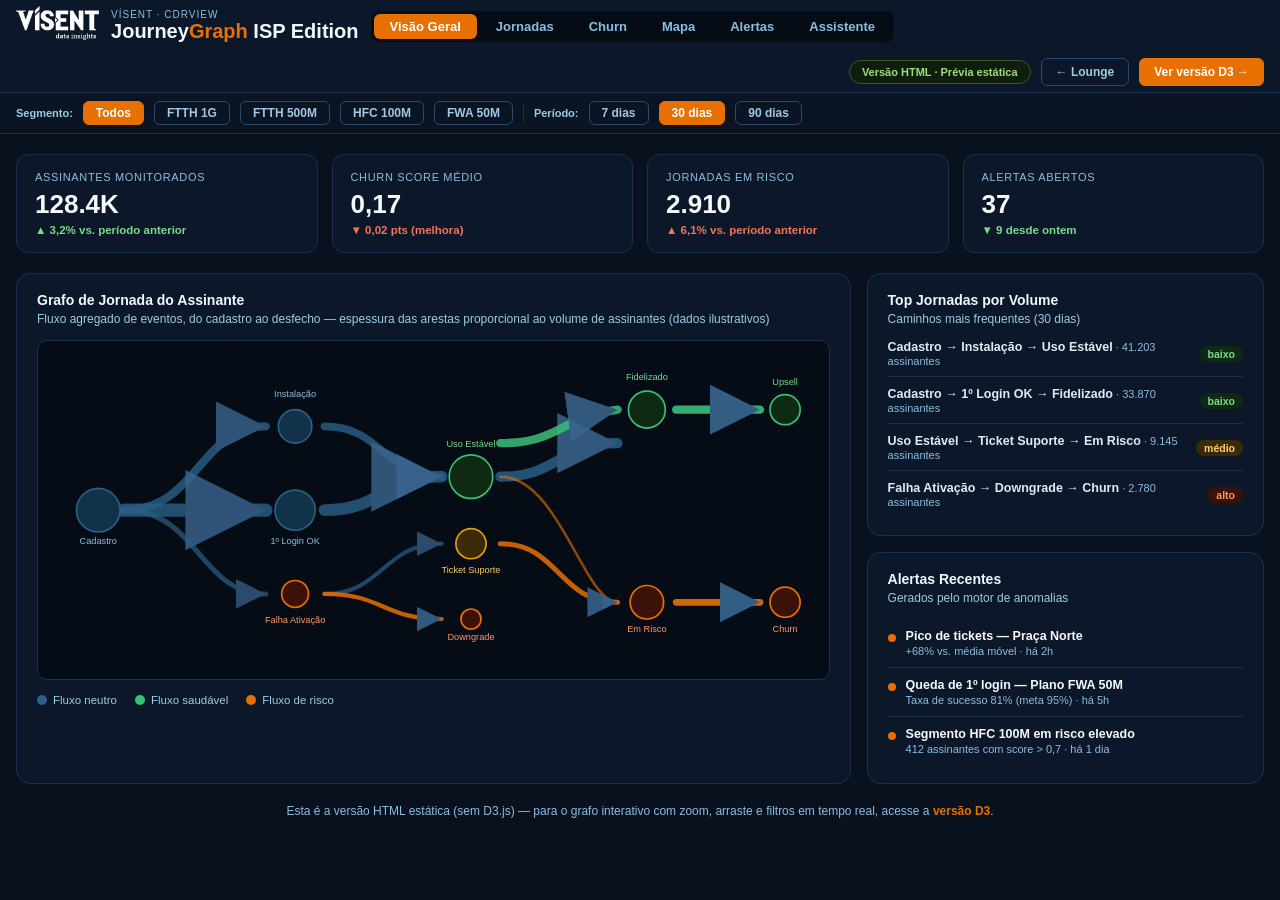
<file: journeygraph-html.html>
<!DOCTYPE html>
<html lang="pt-BR">
<head>
<meta charset="UTF-8">
<meta name="viewport" content="width=device-width,initial-scale=1.0">
<title>JourneyGraph ISP Edition — Versão HTML | Vísent</title>
<style>
:root{
  --bg:#09111E;--panel:#0C1829;--panel2:#0A1422;--border:#1A3050;--border2:#2A4A6F;
  --text:#E0EAF5;--muted:#8ABEDF;--muted2:#9ACCE0;--accent:#E87000;
}
*{box-sizing:border-box;margin:0;padding:0;}
body{font-family:Arial,Helvetica,sans-serif;background:var(--bg);color:var(--text);}

#topbar{background:#0C1829;border-bottom:1px solid var(--border);padding:6px 16px;display:flex;align-items:center;gap:12px;min-height:52px;flex-wrap:wrap;}
#topbar-logo img{height:36px;width:auto;filter:brightness(0) invert(1);}
.brand-block{line-height:1.15;}
.brand-tag{font-size:10px;color:var(--muted);letter-spacing:.10em;text-transform:uppercase;display:block;}
.brand-title{font-size:20px;font-weight:700;color:#F0F8FF;}
.brand-accent{color:var(--accent);}
#nav-tabs{display:flex;gap:3px;background:#050C16;padding:3px;border-radius:8px;}
.nav-btn{background:transparent;border:none;color:var(--muted);font-size:13px;font-weight:600;padding:5px 16px;border-radius:6px;font-family:Arial,sans-serif;white-space:nowrap;}
.nav-btn.active{background:var(--accent);color:#fff;}
.topbar-right{margin-left:auto;display:flex;gap:10px;align-items:center;}
.pill{font-size:11px;font-weight:700;padding:5px 12px;border-radius:999px;border:1px solid var(--border2);color:var(--muted2);white-space:nowrap;}
.pill.demo{border-color:#3A5A2A;color:#9FDD7C;background:#0F1E0C;}
.link-btn{font-size:12px;font-weight:700;color:var(--muted2);text-decoration:none;border:1px solid var(--border2);padding:6px 14px;border-radius:6px;white-space:nowrap;}
.link-btn:hover{border-color:var(--muted2);color:#fff;}
.link-btn.primary{background:var(--accent);border-color:var(--accent);color:#fff;}
.link-btn.primary:hover{background:#FF8A1E;}

#filterbar{background:#0A1422;border-bottom:1px solid var(--border);padding:8px 16px;display:flex;align-items:center;gap:10px;flex-wrap:wrap;}
.fb-label{font-size:11px;color:var(--muted2);font-weight:700;}
.fbtn{background:transparent;border:1px solid var(--border2);color:#A0C8E4;font-size:12px;font-weight:600;padding:4px 12px;border-radius:6px;}
.fbtn.active{background:var(--accent);border-color:var(--accent);color:#fff;}
.fb-sep{width:1px;height:18px;background:var(--border);}

main{max-width:1400px;margin:0 auto;padding:20px 16px 60px;}

#kpis{display:grid;grid-template-columns:repeat(4,1fr);gap:14px;margin-bottom:20px;}
.kpi{background:var(--panel);border:1px solid var(--border);border-radius:12px;padding:16px 18px;}
.kpi-label{font-size:11px;color:var(--muted);text-transform:uppercase;letter-spacing:.06em;margin-bottom:6px;}
.kpi-val{font-size:26px;font-weight:800;color:#F5FAFF;}
.kpi-delta{font-size:11.5px;margin-top:4px;font-weight:700;}
.kpi-delta.up{color:#7CD98C;}
.kpi-delta.down{color:#F2745B;}

#gridmain{display:grid;grid-template-columns:2.1fr 1fr;gap:16px;}
.panel{background:var(--panel);border:1px solid var(--border);border-radius:14px;padding:18px 20px;}
.panel h2{font-size:14px;color:#F0F8FF;margin-bottom:4px;}
.panel .sub{font-size:12px;color:var(--muted2);margin-bottom:14px;}

#journey-svg-wrap{background:#050C16;border:1px solid var(--border);border-radius:10px;padding:10px;}
#journey-svg-wrap svg{width:100%;height:auto;display:block;}

.legend{display:flex;gap:18px;flex-wrap:wrap;margin-top:14px;font-size:11.5px;color:var(--muted2);}
.legend span{display:inline-flex;align-items:center;gap:6px;}
.legend i{width:10px;height:10px;border-radius:50%;display:inline-block;}

.side-list{list-style:none;display:flex;flex-direction:column;gap:10px;}
.side-list li{display:flex;justify-content:space-between;align-items:center;font-size:12.5px;border-bottom:1px solid var(--border);padding-bottom:8px;}
.side-list li:last-child{border:none;}
.side-name{color:var(--text);font-weight:600;}
.side-meta{color:var(--muted);font-size:11px;}
.badge{font-size:10.5px;font-weight:800;padding:2px 8px;border-radius:999px;}
.badge.risk-high{background:#3a1208;color:#FF9666;}
.badge.risk-med{background:#3a2a08;color:#FFCE66;}
.badge.risk-low{background:#0f2a12;color:#7CD98C;}

.alert-row{display:flex;gap:10px;align-items:flex-start;font-size:12.5px;padding:10px 0;border-bottom:1px solid var(--border);}
.alert-row:last-child{border:none;}
.alert-dot{width:8px;height:8px;border-radius:50%;background:var(--accent);margin-top:5px;flex-shrink:0;}
.alert-text b{color:#F5FAFF;}
.alert-text span{display:block;color:var(--muted);font-size:11px;margin-top:2px;}

#bottom-note{margin-top:20px;text-align:center;font-size:12px;color:var(--muted);}
#bottom-note a{color:var(--accent);font-weight:700;text-decoration:none;}

@media (max-width:960px){
  #gridmain{grid-template-columns:1fr;}
  #kpis{grid-template-columns:repeat(2,1fr);}
}
</style>
</head>
<body>

<div id="topbar">
  <div id="topbar-logo"><img src="[data-uri]" alt="Vísent"></div>
  <div class="brand-block">
    <span class="brand-tag">Vísent · CDRView</span>
    <span class="brand-title">Journey<span class="brand-accent">Graph</span> ISP Edition</span>
  </div>
  <div id="nav-tabs">
    <button class="nav-btn active">Visão Geral</button>
    <button class="nav-btn">Jornadas</button>
    <button class="nav-btn">Churn</button>
    <button class="nav-btn">Mapa</button>
    <button class="nav-btn">Alertas</button>
    <button class="nav-btn">Assistente</button>
  </div>
  <div class="topbar-right">
    <span class="pill demo">Versão HTML · Prévia estática</span>
    <a class="link-btn" href="index.html">← Lounge</a>
    <a class="link-btn primary" href="journeygraph-d3.html">Ver versão D3 →</a>
  </div>
</div>

<div id="filterbar">
  <span class="fb-label">Segmento:</span>
  <button class="fbtn active">Todos</button>
  <button class="fbtn">FTTH 1G</button>
  <button class="fbtn">FTTH 500M</button>
  <button class="fbtn">HFC 100M</button>
  <button class="fbtn">FWA 50M</button>
  <div class="fb-sep"></div>
  <span class="fb-label">Período:</span>
  <button class="fbtn">7 dias</button>
  <button class="fbtn active">30 dias</button>
  <button class="fbtn">90 dias</button>
</div>

<main>

  <div id="kpis">
    <div class="kpi">
      <div class="kpi-label">Assinantes Monitorados</div>
      <div class="kpi-val">128.4K</div>
      <div class="kpi-delta up">▲ 3,2% vs. período anterior</div>
    </div>
    <div class="kpi">
      <div class="kpi-label">Churn Score Médio</div>
      <div class="kpi-val">0,17</div>
      <div class="kpi-delta down">▼ 0,02 pts (melhora)</div>
    </div>
    <div class="kpi">
      <div class="kpi-label">Jornadas em Risco</div>
      <div class="kpi-val">2.910</div>
      <div class="kpi-delta down">▲ 6,1% vs. período anterior</div>
    </div>
    <div class="kpi">
      <div class="kpi-label">Alertas Abertos</div>
      <div class="kpi-val">37</div>
      <div class="kpi-delta up">▼ 9 desde ontem</div>
    </div>
  </div>

  <div id="gridmain">

    <div class="panel">
      <h2>Grafo de Jornada do Assinante</h2>
      <div class="sub">Fluxo agregado de eventos, do cadastro ao desfecho — espessura das arestas proporcional ao volume de assinantes (dados ilustrativos)</div>

      <div id="journey-svg-wrap">
        <svg viewBox="0 0 920 380" xmlns="http://www.w3.org/2000/svg">
          <defs>
            <marker id="arr" markerWidth="8" markerHeight="8" refX="6" refY="3" orient="auto">
              <path d="M0,0 L6,3 L0,6 Z" fill="#3A6690"/>
            </marker>
          </defs>

          <!-- edges -->
          <g fill="none" stroke="#2A5F86" stroke-linecap="round">
            <path d="M90,190 C180,190 180,90 260,90" stroke-width="10" opacity=".8" marker-end="url(#arr)"/>
            <path d="M90,190 C180,190 180,190 260,190" stroke-width="16" opacity=".8" marker-end="url(#arr)"/>
            <path d="M90,190 C180,190 180,290 260,290" stroke-width="6" opacity=".7" marker-end="url(#arr)"/>

            <path d="M330,90 C400,90 400,150 470,150" stroke-width="9" opacity=".8" marker-end="url(#arr)"/>
            <path d="M330,190 C400,190 400,150 470,150" stroke-width="14" opacity=".8" marker-end="url(#arr)"/>
            <path d="M330,290 C400,290 400,230 470,230" stroke-width="5" opacity=".7" marker-end="url(#arr)"/>

            <path d="M540,150 C610,150 610,110 680,110" stroke-width="12" opacity=".85" marker-end="url(#arr)"/>
          </g>
          <g fill="none" stroke="#E87000" stroke-linecap="round">
            <path d="M330,290 C400,290 400,320 470,320" stroke-width="5" opacity=".85" marker-end="url(#arr)"/>
            <path d="M540,230 C610,230 610,300 680,300" stroke-width="6" opacity=".85" marker-end="url(#arr)"/>
            <path d="M540,150 C610,150 640,300 680,300" stroke-width="3" opacity=".6" marker-end="url(#arr)"/>
            <path d="M750,300 C800,300 800,300 850,300" stroke-width="8" opacity=".9" marker-end="url(#arr)"/>
          </g>
          <g fill="none" stroke="#3ABF7A" stroke-linecap="round">
            <path d="M540,110 C610,110 610,80 680,70" stroke-width="10" opacity=".85" marker-end="url(#arr)"/>
            <path d="M750,70 C800,70 800,70 850,70" stroke-width="10" opacity=".9" marker-end="url(#arr)"/>
          </g>

          <!-- nodes -->
          <g font-family="Arial" font-size="11" text-anchor="middle">
            <g>
              <circle cx="60" cy="190" r="26" fill="#12324A" stroke="#2A5F86" stroke-width="2"/>
              <text x="60" y="230" fill="#8ABEDF">Cadastro</text>
            </g>

            <circle cx="295" cy="90" r="20" fill="#12324A" stroke="#2A5F86" stroke-width="2"/>
            <text x="295" y="55" fill="#8ABEDF">Instalação</text>
            <circle cx="295" cy="190" r="24" fill="#12324A" stroke="#2A5F86" stroke-width="2"/>
            <text x="295" y="230" fill="#8ABEDF">1º Login OK</text>
            <circle cx="295" cy="290" r="16" fill="#3a1208" stroke="#E87000" stroke-width="2"/>
            <text x="295" y="325" fill="#FF9666">Falha Ativação</text>

            <circle cx="505" cy="150" r="26" fill="#0f2a12" stroke="#3ABF7A" stroke-width="2"/>
            <text x="505" y="115" fill="#7CD98C">Uso Estável</text>
            <circle cx="505" cy="230" r="18" fill="#3a2a08" stroke="#E8A000" stroke-width="2"/>
            <text x="505" y="265" fill="#FFCE66">Ticket Suporte</text>
            <circle cx="505" cy="320" r="12" fill="#3a1208" stroke="#E87000" stroke-width="2"/>
            <text x="505" y="345" fill="#FF9666">Downgrade</text>

            <circle cx="715" cy="70" r="22" fill="#0f2a12" stroke="#3ABF7A" stroke-width="2"/>
            <text x="715" y="35" fill="#7CD98C">Fidelizado</text>
            <circle cx="715" cy="300" r="20" fill="#3a1208" stroke="#E87000" stroke-width="2"/>
            <text x="715" y="335" fill="#FF9666">Em Risco</text>

            <circle cx="880" cy="70" r="18" fill="#0f2a12" stroke="#3ABF7A" stroke-width="2"/>
            <text x="880" y="40" fill="#7CD98C">Upsell</text>
            <circle cx="880" cy="300" r="18" fill="#3a1208" stroke="#E87000" stroke-width="2"/>
            <text x="880" y="335" fill="#FF9666">Churn</text>
          </g>
        </svg>
      </div>

      <div class="legend">
        <span><i style="background:#2A5F86"></i> Fluxo neutro</span>
        <span><i style="background:#3ABF7A"></i> Fluxo saudável</span>
        <span><i style="background:#E87000"></i> Fluxo de risco</span>
      </div>
    </div>

    <div style="display:flex;flex-direction:column;gap:16px;">
      <div class="panel">
        <h2>Top Jornadas por Volume</h2>
        <div class="sub">Caminhos mais frequentes (30 dias)</div>
        <ul class="side-list">
          <li><span><span class="side-name">Cadastro → Instalação → Uso Estável</span><span class="side-meta"> · 41.203 assinantes</span></span><span class="badge risk-low">baixo</span></li>
          <li><span><span class="side-name">Cadastro → 1º Login OK → Fidelizado</span><span class="side-meta"> · 33.870 assinantes</span></span><span class="badge risk-low">baixo</span></li>
          <li><span><span class="side-name">Uso Estável → Ticket Suporte → Em Risco</span><span class="side-meta"> · 9.145 assinantes</span></span><span class="badge risk-med">médio</span></li>
          <li><span><span class="side-name">Falha Ativação → Downgrade → Churn</span><span class="side-meta"> · 2.780 assinantes</span></span><span class="badge risk-high">alto</span></li>
        </ul>
      </div>

      <div class="panel">
        <h2>Alertas Recentes</h2>
        <div class="sub">Gerados pelo motor de anomalias</div>
        <div class="alert-row"><div class="alert-dot"></div><div class="alert-text"><b>Pico de tickets — Praça Norte</b><span>+68% vs. média móvel · há 2h</span></div></div>
        <div class="alert-row"><div class="alert-dot"></div><div class="alert-text"><b>Queda de 1º login — Plano FWA 50M</b><span>Taxa de sucesso 81% (meta 95%) · há 5h</span></div></div>
        <div class="alert-row"><div class="alert-dot"></div><div class="alert-text"><b>Segmento HFC 100M em risco elevado</b><span>412 assinantes com score &gt; 0,7 · há 1 dia</span></div></div>
      </div>
    </div>

  </div>

  <div id="bottom-note">
    Esta é a versão HTML estática (sem D3.js) — para o grafo interativo com zoom, arraste e filtros em tempo real, acesse a <a href="journeygraph-d3.html">versão D3</a>.
  </div>

</main>

</body>
</html>
</file>
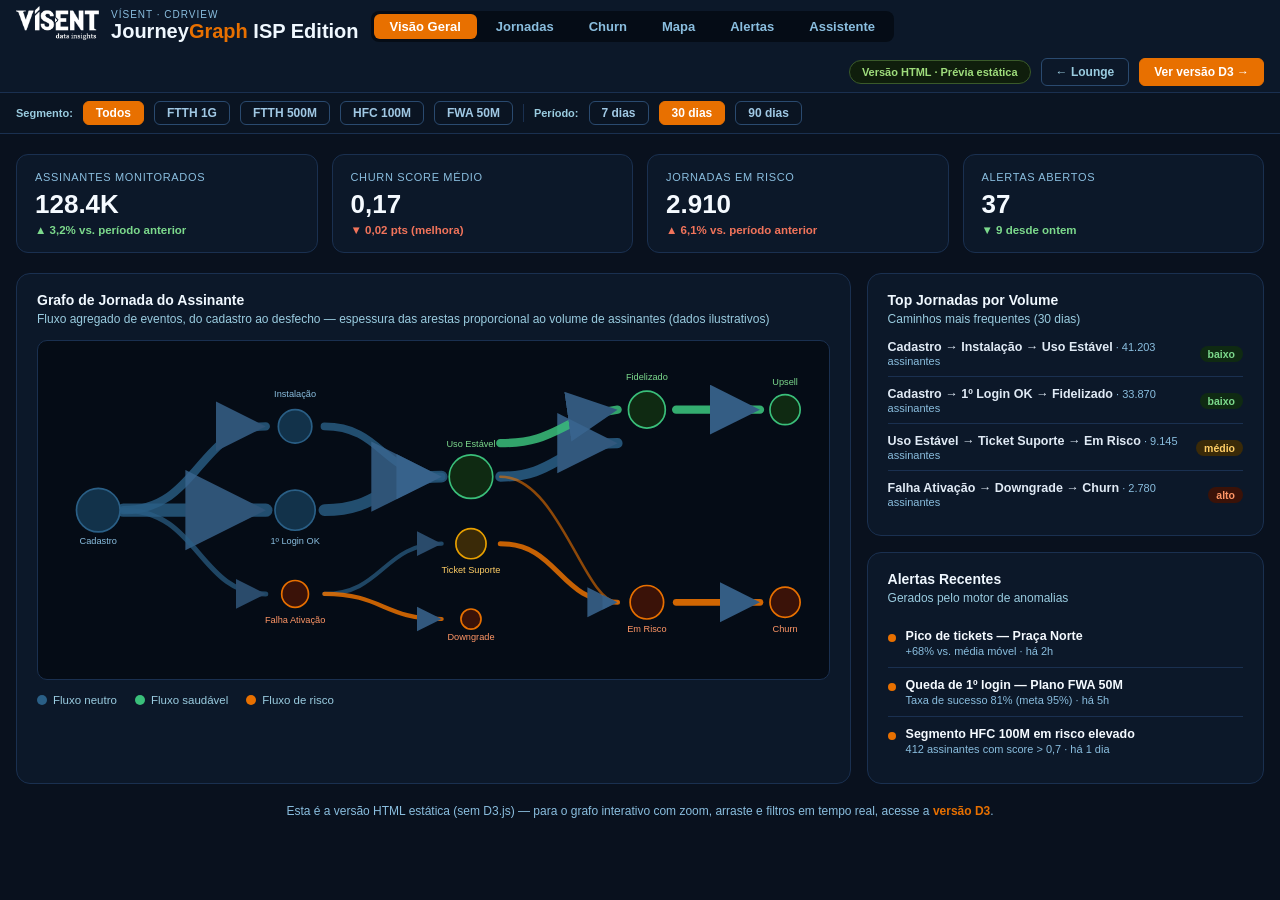
<file: journeygraph/versao-html.html>
<!DOCTYPE html>
<html lang="pt-BR">
<head>
<meta charset="UTF-8">
<meta name="viewport" content="width=device-width,initial-scale=1.0">
<title>JourneyGraph ISP Edition — Versão HTML | Vísent</title>
<style>
:root{
  --bg:#09111E;--panel:#0C1829;--panel2:#0A1422;--border:#1A3050;--border2:#2A4A6F;
  --text:#E0EAF5;--muted:#8ABEDF;--muted2:#9ACCE0;--accent:#E87000;
}
*{box-sizing:border-box;margin:0;padding:0;}
body{font-family:Arial,Helvetica,sans-serif;background:var(--bg);color:var(--text);}

#topbar{background:#0C1829;border-bottom:1px solid var(--border);padding:6px 16px;display:flex;align-items:center;gap:12px;min-height:52px;flex-wrap:wrap;}
#topbar-logo img{height:36px;width:auto;filter:brightness(0) invert(1);}
.brand-block{line-height:1.15;}
.brand-tag{font-size:10px;color:var(--muted);letter-spacing:.10em;text-transform:uppercase;display:block;}
.brand-title{font-size:20px;font-weight:700;color:#F0F8FF;}
.brand-accent{color:var(--accent);}
#nav-tabs{display:flex;gap:3px;background:#050C16;padding:3px;border-radius:8px;}
.nav-btn{background:transparent;border:none;color:var(--muted);font-size:13px;font-weight:600;padding:5px 16px;border-radius:6px;font-family:Arial,sans-serif;white-space:nowrap;}
.nav-btn.active{background:var(--accent);color:#fff;}
.topbar-right{margin-left:auto;display:flex;gap:10px;align-items:center;}
.pill{font-size:11px;font-weight:700;padding:5px 12px;border-radius:999px;border:1px solid var(--border2);color:var(--muted2);white-space:nowrap;}
.pill.demo{border-color:#3A5A2A;color:#9FDD7C;background:#0F1E0C;}
.link-btn{font-size:12px;font-weight:700;color:var(--muted2);text-decoration:none;border:1px solid var(--border2);padding:6px 14px;border-radius:6px;white-space:nowrap;}
.link-btn:hover{border-color:var(--muted2);color:#fff;}
.link-btn.primary{background:var(--accent);border-color:var(--accent);color:#fff;}
.link-btn.primary:hover{background:#FF8A1E;}

#filterbar{background:#0A1422;border-bottom:1px solid var(--border);padding:8px 16px;display:flex;align-items:center;gap:10px;flex-wrap:wrap;}
.fb-label{font-size:11px;color:var(--muted2);font-weight:700;}
.fbtn{background:transparent;border:1px solid var(--border2);color:#A0C8E4;font-size:12px;font-weight:600;padding:4px 12px;border-radius:6px;}
.fbtn.active{background:var(--accent);border-color:var(--accent);color:#fff;}
.fb-sep{width:1px;height:18px;background:var(--border);}

main{max-width:1400px;margin:0 auto;padding:20px 16px 60px;}

#kpis{display:grid;grid-template-columns:repeat(4,1fr);gap:14px;margin-bottom:20px;}
.kpi{background:var(--panel);border:1px solid var(--border);border-radius:12px;padding:16px 18px;}
.kpi-label{font-size:11px;color:var(--muted);text-transform:uppercase;letter-spacing:.06em;margin-bottom:6px;}
.kpi-val{font-size:26px;font-weight:800;color:#F5FAFF;}
.kpi-delta{font-size:11.5px;margin-top:4px;font-weight:700;}
.kpi-delta.up{color:#7CD98C;}
.kpi-delta.down{color:#F2745B;}

#gridmain{display:grid;grid-template-columns:2.1fr 1fr;gap:16px;}
.panel{background:var(--panel);border:1px solid var(--border);border-radius:14px;padding:18px 20px;}
.panel h2{font-size:14px;color:#F0F8FF;margin-bottom:4px;}
.panel .sub{font-size:12px;color:var(--muted2);margin-bottom:14px;}

#journey-svg-wrap{background:#050C16;border:1px solid var(--border);border-radius:10px;padding:10px;}
#journey-svg-wrap svg{width:100%;height:auto;display:block;}

.legend{display:flex;gap:18px;flex-wrap:wrap;margin-top:14px;font-size:11.5px;color:var(--muted2);}
.legend span{display:inline-flex;align-items:center;gap:6px;}
.legend i{width:10px;height:10px;border-radius:50%;display:inline-block;}

.side-list{list-style:none;display:flex;flex-direction:column;gap:10px;}
.side-list li{display:flex;justify-content:space-between;align-items:center;font-size:12.5px;border-bottom:1px solid var(--border);padding-bottom:8px;}
.side-list li:last-child{border:none;}
.side-name{color:var(--text);font-weight:600;}
.side-meta{color:var(--muted);font-size:11px;}
.badge{font-size:10.5px;font-weight:800;padding:2px 8px;border-radius:999px;}
.badge.risk-high{background:#3a1208;color:#FF9666;}
.badge.risk-med{background:#3a2a08;color:#FFCE66;}
.badge.risk-low{background:#0f2a12;color:#7CD98C;}

.alert-row{display:flex;gap:10px;align-items:flex-start;font-size:12.5px;padding:10px 0;border-bottom:1px solid var(--border);}
.alert-row:last-child{border:none;}
.alert-dot{width:8px;height:8px;border-radius:50%;background:var(--accent);margin-top:5px;flex-shrink:0;}
.alert-text b{color:#F5FAFF;}
.alert-text span{display:block;color:var(--muted);font-size:11px;margin-top:2px;}

#bottom-note{margin-top:20px;text-align:center;font-size:12px;color:var(--muted);}
#bottom-note a{color:var(--accent);font-weight:700;text-decoration:none;}

@media (max-width:960px){
  #gridmain{grid-template-columns:1fr;}
  #kpis{grid-template-columns:repeat(2,1fr);}
}
</style>
</head>
<body>

<div id="topbar">
  <div id="topbar-logo"><img src="[data-uri]" alt="Vísent"></div>
  <div class="brand-block">
    <span class="brand-tag">Vísent · CDRView</span>
    <span class="brand-title">Journey<span class="brand-accent">Graph</span> ISP Edition</span>
  </div>
  <div id="nav-tabs">
    <button class="nav-btn active">Visão Geral</button>
    <button class="nav-btn">Jornadas</button>
    <button class="nav-btn">Churn</button>
    <button class="nav-btn">Mapa</button>
    <button class="nav-btn">Alertas</button>
    <button class="nav-btn">Assistente</button>
  </div>
  <div class="topbar-right">
    <span class="pill demo">Versão HTML · Prévia estática</span>
    <a class="link-btn" href="../index.html">← Lounge</a>
    <a class="link-btn primary" href="index.html">Ver versão D3 →</a>
  </div>
</div>

<div id="filterbar">
  <span class="fb-label">Segmento:</span>
  <button class="fbtn active">Todos</button>
  <button class="fbtn">FTTH 1G</button>
  <button class="fbtn">FTTH 500M</button>
  <button class="fbtn">HFC 100M</button>
  <button class="fbtn">FWA 50M</button>
  <div class="fb-sep"></div>
  <span class="fb-label">Período:</span>
  <button class="fbtn">7 dias</button>
  <button class="fbtn active">30 dias</button>
  <button class="fbtn">90 dias</button>
</div>

<main>

  <div id="kpis">
    <div class="kpi">
      <div class="kpi-label">Assinantes Monitorados</div>
      <div class="kpi-val">128.4K</div>
      <div class="kpi-delta up">▲ 3,2% vs. período anterior</div>
    </div>
    <div class="kpi">
      <div class="kpi-label">Churn Score Médio</div>
      <div class="kpi-val">0,17</div>
      <div class="kpi-delta down">▼ 0,02 pts (melhora)</div>
    </div>
    <div class="kpi">
      <div class="kpi-label">Jornadas em Risco</div>
      <div class="kpi-val">2.910</div>
      <div class="kpi-delta down">▲ 6,1% vs. período anterior</div>
    </div>
    <div class="kpi">
      <div class="kpi-label">Alertas Abertos</div>
      <div class="kpi-val">37</div>
      <div class="kpi-delta up">▼ 9 desde ontem</div>
    </div>
  </div>

  <div id="gridmain">

    <div class="panel">
      <h2>Grafo de Jornada do Assinante</h2>
      <div class="sub">Fluxo agregado de eventos, do cadastro ao desfecho — espessura das arestas proporcional ao volume de assinantes (dados ilustrativos)</div>

      <div id="journey-svg-wrap">
        <svg viewBox="0 0 920 380" xmlns="http://www.w3.org/2000/svg">
          <defs>
            <marker id="arr" markerWidth="8" markerHeight="8" refX="6" refY="3" orient="auto">
              <path d="M0,0 L6,3 L0,6 Z" fill="#3A6690"/>
            </marker>
          </defs>

          <!-- edges -->
          <g fill="none" stroke="#2A5F86" stroke-linecap="round">
            <path d="M90,190 C180,190 180,90 260,90" stroke-width="10" opacity=".8" marker-end="url(#arr)"/>
            <path d="M90,190 C180,190 180,190 260,190" stroke-width="16" opacity=".8" marker-end="url(#arr)"/>
            <path d="M90,190 C180,190 180,290 260,290" stroke-width="6" opacity=".7" marker-end="url(#arr)"/>

            <path d="M330,90 C400,90 400,150 470,150" stroke-width="9" opacity=".8" marker-end="url(#arr)"/>
            <path d="M330,190 C400,190 400,150 470,150" stroke-width="14" opacity=".8" marker-end="url(#arr)"/>
            <path d="M330,290 C400,290 400,230 470,230" stroke-width="5" opacity=".7" marker-end="url(#arr)"/>

            <path d="M540,150 C610,150 610,110 680,110" stroke-width="12" opacity=".85" marker-end="url(#arr)"/>
          </g>
          <g fill="none" stroke="#E87000" stroke-linecap="round">
            <path d="M330,290 C400,290 400,320 470,320" stroke-width="5" opacity=".85" marker-end="url(#arr)"/>
            <path d="M540,230 C610,230 610,300 680,300" stroke-width="6" opacity=".85" marker-end="url(#arr)"/>
            <path d="M540,150 C610,150 640,300 680,300" stroke-width="3" opacity=".6" marker-end="url(#arr)"/>
            <path d="M750,300 C800,300 800,300 850,300" stroke-width="8" opacity=".9" marker-end="url(#arr)"/>
          </g>
          <g fill="none" stroke="#3ABF7A" stroke-linecap="round">
            <path d="M540,110 C610,110 610,80 680,70" stroke-width="10" opacity=".85" marker-end="url(#arr)"/>
            <path d="M750,70 C800,70 800,70 850,70" stroke-width="10" opacity=".9" marker-end="url(#arr)"/>
          </g>

          <!-- nodes -->
          <g font-family="Arial" font-size="11" text-anchor="middle">
            <g>
              <circle cx="60" cy="190" r="26" fill="#12324A" stroke="#2A5F86" stroke-width="2"/>
              <text x="60" y="230" fill="#8ABEDF">Cadastro</text>
            </g>

            <circle cx="295" cy="90" r="20" fill="#12324A" stroke="#2A5F86" stroke-width="2"/>
            <text x="295" y="55" fill="#8ABEDF">Instalação</text>
            <circle cx="295" cy="190" r="24" fill="#12324A" stroke="#2A5F86" stroke-width="2"/>
            <text x="295" y="230" fill="#8ABEDF">1º Login OK</text>
            <circle cx="295" cy="290" r="16" fill="#3a1208" stroke="#E87000" stroke-width="2"/>
            <text x="295" y="325" fill="#FF9666">Falha Ativação</text>

            <circle cx="505" cy="150" r="26" fill="#0f2a12" stroke="#3ABF7A" stroke-width="2"/>
            <text x="505" y="115" fill="#7CD98C">Uso Estável</text>
            <circle cx="505" cy="230" r="18" fill="#3a2a08" stroke="#E8A000" stroke-width="2"/>
            <text x="505" y="265" fill="#FFCE66">Ticket Suporte</text>
            <circle cx="505" cy="320" r="12" fill="#3a1208" stroke="#E87000" stroke-width="2"/>
            <text x="505" y="345" fill="#FF9666">Downgrade</text>

            <circle cx="715" cy="70" r="22" fill="#0f2a12" stroke="#3ABF7A" stroke-width="2"/>
            <text x="715" y="35" fill="#7CD98C">Fidelizado</text>
            <circle cx="715" cy="300" r="20" fill="#3a1208" stroke="#E87000" stroke-width="2"/>
            <text x="715" y="335" fill="#FF9666">Em Risco</text>

            <circle cx="880" cy="70" r="18" fill="#0f2a12" stroke="#3ABF7A" stroke-width="2"/>
            <text x="880" y="40" fill="#7CD98C">Upsell</text>
            <circle cx="880" cy="300" r="18" fill="#3a1208" stroke="#E87000" stroke-width="2"/>
            <text x="880" y="335" fill="#FF9666">Churn</text>
          </g>
        </svg>
      </div>

      <div class="legend">
        <span><i style="background:#2A5F86"></i> Fluxo neutro</span>
        <span><i style="background:#3ABF7A"></i> Fluxo saudável</span>
        <span><i style="background:#E87000"></i> Fluxo de risco</span>
      </div>
    </div>

    <div style="display:flex;flex-direction:column;gap:16px;">
      <div class="panel">
        <h2>Top Jornadas por Volume</h2>
        <div class="sub">Caminhos mais frequentes (30 dias)</div>
        <ul class="side-list">
          <li><span><span class="side-name">Cadastro → Instalação → Uso Estável</span><span class="side-meta"> · 41.203 assinantes</span></span><span class="badge risk-low">baixo</span></li>
          <li><span><span class="side-name">Cadastro → 1º Login OK → Fidelizado</span><span class="side-meta"> · 33.870 assinantes</span></span><span class="badge risk-low">baixo</span></li>
          <li><span><span class="side-name">Uso Estável → Ticket Suporte → Em Risco</span><span class="side-meta"> · 9.145 assinantes</span></span><span class="badge risk-med">médio</span></li>
          <li><span><span class="side-name">Falha Ativação → Downgrade → Churn</span><span class="side-meta"> · 2.780 assinantes</span></span><span class="badge risk-high">alto</span></li>
        </ul>
      </div>

      <div class="panel">
        <h2>Alertas Recentes</h2>
        <div class="sub">Gerados pelo motor de anomalias</div>
        <div class="alert-row"><div class="alert-dot"></div><div class="alert-text"><b>Pico de tickets — Praça Norte</b><span>+68% vs. média móvel · há 2h</span></div></div>
        <div class="alert-row"><div class="alert-dot"></div><div class="alert-text"><b>Queda de 1º login — Plano FWA 50M</b><span>Taxa de sucesso 81% (meta 95%) · há 5h</span></div></div>
        <div class="alert-row"><div class="alert-dot"></div><div class="alert-text"><b>Segmento HFC 100M em risco elevado</b><span>412 assinantes com score &gt; 0,7 · há 1 dia</span></div></div>
      </div>
    </div>

  </div>

  <div id="bottom-note">
    Esta é a versão HTML estática (sem D3.js) — para o grafo interativo com zoom, arraste e filtros em tempo real, acesse a <a href="index.html">versão D3</a>.
  </div>

</main>

</body>
</html>
</file>
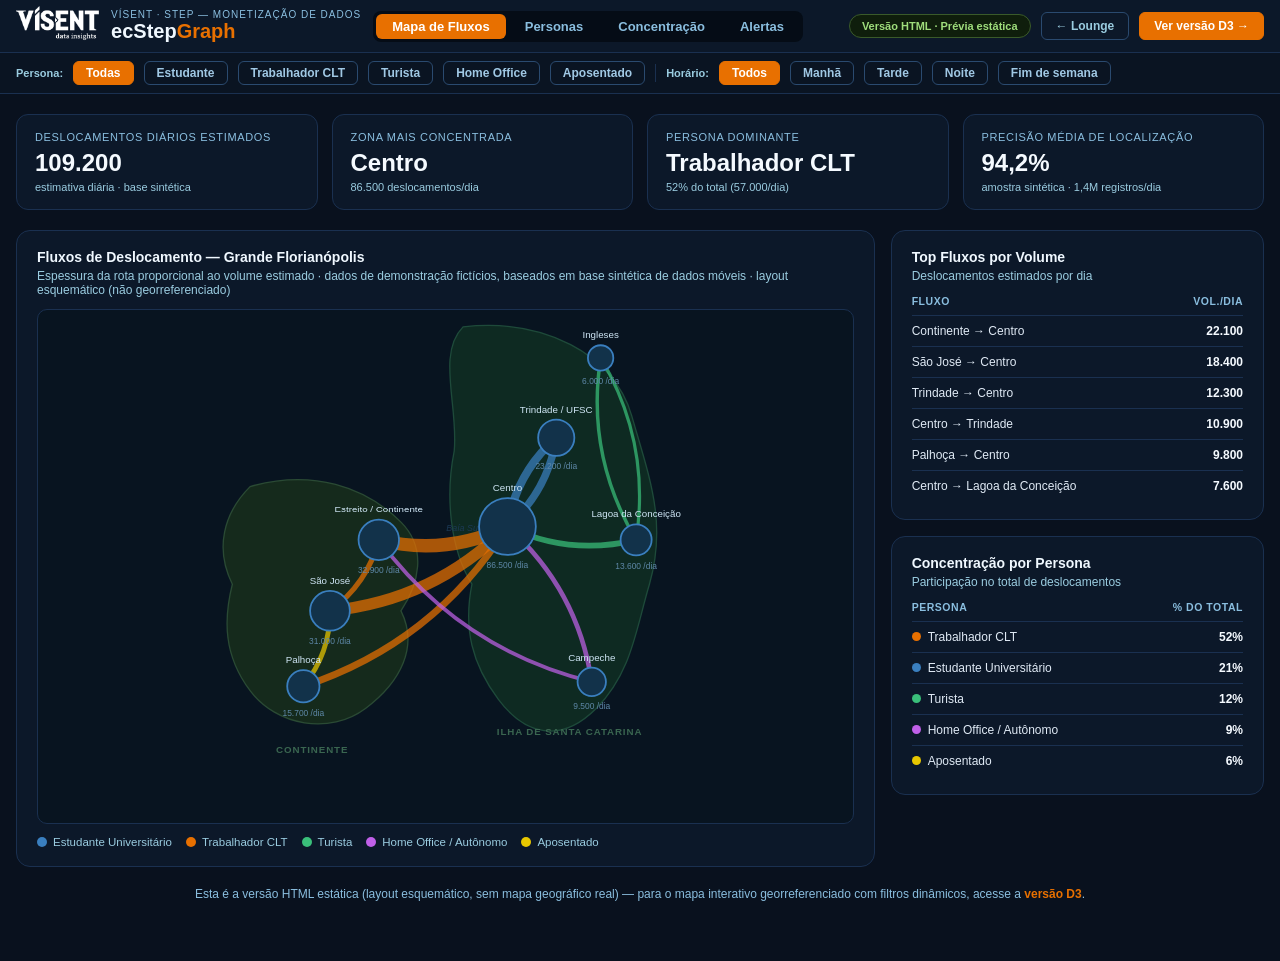
<file: step/versao-html.html>
<!DOCTYPE html>
<html lang="pt-BR">
<head>
<meta charset="UTF-8">
<meta name="viewport" content="width=device-width,initial-scale=1.0">
<title>STEP — ecStepGraph — Versão HTML | Vísent</title>
<style>
:root{
  --bg:#09111E;--panel:#0C1829;--panel2:#0A1422;--border:#1A3050;--border2:#2A4A6F;
  --text:#E0EAF5;--muted:#8ABEDF;--muted2:#9ACCE0;--accent:#E87000;
}
*{box-sizing:border-box;margin:0;padding:0;}
body{font-family:Arial,Helvetica,sans-serif;background:var(--bg);color:var(--text);}

#topbar{background:#0C1829;border-bottom:1px solid var(--border);padding:6px 16px;display:flex;align-items:center;gap:12px;min-height:52px;flex-wrap:wrap;}
#topbar-logo img{height:36px;width:auto;filter:brightness(0) invert(1);}
.brand-block{line-height:1.15;}
.brand-tag{font-size:10px;color:var(--muted);letter-spacing:.10em;text-transform:uppercase;display:block;}
.brand-title{font-size:20px;font-weight:700;color:#F0F8FF;}
.brand-accent{color:var(--accent);}
#nav-tabs{display:flex;gap:3px;background:#050C16;padding:3px;border-radius:8px;}
.nav-btn{background:transparent;border:none;color:var(--muted);font-size:13px;font-weight:600;padding:5px 16px;border-radius:6px;font-family:Arial,sans-serif;white-space:nowrap;}
.nav-btn.active{background:var(--accent);color:#fff;}
.topbar-right{margin-left:auto;display:flex;gap:10px;align-items:center;}
.pill{font-size:11px;font-weight:700;padding:5px 12px;border-radius:999px;border:1px solid var(--border2);color:var(--muted2);white-space:nowrap;}
.pill.demo{border-color:#3A5A2A;color:#9FDD7C;background:#0F1E0C;}
.link-btn{font-size:12px;font-weight:700;color:var(--muted2);text-decoration:none;border:1px solid var(--border2);padding:6px 14px;border-radius:6px;white-space:nowrap;}
.link-btn:hover{border-color:var(--muted2);color:#fff;}
.link-btn.primary{background:var(--accent);border-color:var(--accent);color:#fff;}
.link-btn.primary:hover{background:#FF8A1E;}

#filterbar{background:#0A1422;border-bottom:1px solid var(--border);padding:8px 16px;display:flex;align-items:center;gap:10px;flex-wrap:wrap;}
.fb-label{font-size:11px;color:var(--muted2);font-weight:700;}
.fbtn{background:transparent;border:1px solid var(--border2);color:#A0C8E4;font-size:12px;font-weight:600;padding:4px 12px;border-radius:6px;}
.fbtn.active{background:var(--accent);border-color:var(--accent);color:#fff;}
.fb-sep{width:1px;height:18px;background:var(--border);}

main{max-width:1440px;margin:0 auto;padding:20px 16px 60px;}

#kpis{display:grid;grid-template-columns:repeat(4,1fr);gap:14px;margin-bottom:20px;}
.kpi{background:var(--panel);border:1px solid var(--border);border-radius:12px;padding:16px 18px;}
.kpi-label{font-size:11px;color:var(--muted);text-transform:uppercase;letter-spacing:.06em;margin-bottom:6px;}
.kpi-val{font-size:24px;font-weight:800;color:#F5FAFF;}
.kpi-note{font-size:11px;color:var(--muted2);margin-top:4px;}

#gridmain{display:grid;grid-template-columns:2.3fr 1fr;gap:16px;}
.panel{background:var(--panel);border:1px solid var(--border);border-radius:14px;padding:18px 20px;}
.panel h2{font-size:14px;color:#F0F8FF;margin-bottom:4px;}
.panel .sub{font-size:12px;color:var(--muted2);margin-bottom:12px;}

#map-wrap{background:#081420;border:1px solid var(--border);border-radius:10px;padding:8px;}
#map-wrap svg{width:100%;height:auto;display:block;}

.legend{display:flex;gap:14px;flex-wrap:wrap;margin-top:12px;font-size:11.5px;color:var(--muted2);}
.legend span{display:inline-flex;align-items:center;gap:6px;}
.legend i{width:10px;height:10px;border-radius:50%;display:inline-block;}

.side-block{display:flex;flex-direction:column;gap:16px;}

table.rtbl{width:100%;border-collapse:collapse;font-size:12px;}
table.rtbl th{text-align:left;color:var(--muted);font-size:10.5px;text-transform:uppercase;letter-spacing:.05em;padding-bottom:8px;border-bottom:1px solid var(--border);}
table.rtbl td{padding:8px 0;border-bottom:1px solid var(--border);color:var(--text);}
table.rtbl tr:last-child td{border:none;}
table.rtbl td.num{text-align:right;font-weight:700;color:#F5FAFF;white-space:nowrap;}

#bottom-note{margin-top:20px;text-align:center;font-size:12px;color:var(--muted);}
#bottom-note a{color:var(--accent);font-weight:700;text-decoration:none;}

@media (max-width:1000px){
  #gridmain{grid-template-columns:1fr;}
  #kpis{grid-template-columns:repeat(2,1fr);}
}
</style>
</head>
<body>

<div id="topbar">
  <div id="topbar-logo"><img src="[data-uri]" alt="Vísent"></div>
  <div class="brand-block">
    <span class="brand-tag">Vísent · STEP — Monetização de Dados</span>
    <span class="brand-title">ecStep<span class="brand-accent">Graph</span></span>
  </div>
  <div id="nav-tabs">
    <button class="nav-btn active">Mapa de Fluxos</button>
    <button class="nav-btn">Personas</button>
    <button class="nav-btn">Concentração</button>
    <button class="nav-btn">Alertas</button>
  </div>
  <div class="topbar-right">
    <span class="pill demo">Versão HTML · Prévia estática</span>
    <a class="link-btn" href="../index.html">← Lounge</a>
    <a class="link-btn primary" href="index.html">Ver versão D3 →</a>
  </div>
</div>

<div id="filterbar">
  <span class="fb-label">Persona:</span>
  <button class="fbtn active">Todas</button>
  <button class="fbtn">Estudante</button>
  <button class="fbtn">Trabalhador CLT</button>
  <button class="fbtn">Turista</button>
  <button class="fbtn">Home Office</button>
  <button class="fbtn">Aposentado</button>
  <div class="fb-sep"></div>
  <span class="fb-label">Horário:</span>
  <button class="fbtn active">Todos</button>
  <button class="fbtn">Manhã</button>
  <button class="fbtn">Tarde</button>
  <button class="fbtn">Noite</button>
  <button class="fbtn">Fim de semana</button>
</div>

<main>

  <div id="kpis">
    <div class="kpi">
      <div class="kpi-label">Deslocamentos Diários Estimados</div>
      <div class="kpi-val">109.200</div>
      <div class="kpi-note">estimativa diária · base sintética</div>
    </div>
    <div class="kpi">
      <div class="kpi-label">Zona Mais Concentrada</div>
      <div class="kpi-val">Centro</div>
      <div class="kpi-note">86.500 deslocamentos/dia</div>
    </div>
    <div class="kpi">
      <div class="kpi-label">Persona Dominante</div>
      <div class="kpi-val">Trabalhador CLT</div>
      <div class="kpi-note">52% do total (57.000/dia)</div>
    </div>
    <div class="kpi">
      <div class="kpi-label">Precisão Média de Localização</div>
      <div class="kpi-val">94,2%</div>
      <div class="kpi-note">amostra sintética · 1,4M registros/dia</div>
    </div>
  </div>

  <div id="gridmain">

    <div class="panel">
      <h2>Fluxos de Deslocamento — Grande Florianópolis</h2>
      <div class="sub">Espessura da rota proporcional ao volume estimado · dados de demonstração fictícios, baseados em base sintética de dados móveis · layout esquemático (não georreferenciado)</div>
      <div id="map-wrap">
        <svg viewBox="0 0 900 560" xmlns="http://www.w3.org/2000/svg">
          <path d="M470,10 C560,0 640,40 660,110 C680,180 700,230 680,300 C665,350 660,400 620,440 C580,480 540,470 510,430 C480,390 470,350 480,300 C455,260 450,200 460,150 C465,100 440,40 470,10 Z" fill="#0E2A22" stroke="#1E4A3A" stroke-width="1.5"/>
          <text x="590" y="470" text-anchor="middle" fill="#3A6650" font-size="11" font-weight="700" letter-spacing="1" font-family="Arial">ILHA DE SANTA CATARINA</text>
          <path d="M230,190 C300,170 360,190 400,230 C430,260 420,300 400,330 C420,370 400,410 360,440 C320,470 260,460 230,420 C200,380 200,340 210,300 C190,260 200,220 230,190 Z" fill="#152A1C" stroke="#2A4A34" stroke-width="1.5"/>
          <text x="300" y="490" text-anchor="middle" fill="#3A6650" font-size="11" font-weight="700" letter-spacing="1" font-family="Arial">CONTINENTE</text>
          <text x="470" y="240" text-anchor="middle" fill="#1C3A56" font-size="10" font-style="italic" font-family="Arial">Baía Sul</text>
          <g fill="none" stroke-linecap="round">
          <path d="M320,330 Q437.1,318.5 520,235" stroke="#E87000" stroke-width="12.8" stroke-opacity="0.72"/>
          <path d="M290,415 Q437.4,366.4 520,235" stroke="#E87000" stroke-width="7.8" stroke-opacity="0.72"/>
          <path d="M375,250 Q450.2,268.6 520,235" stroke="#E87000" stroke-width="15.0" stroke-opacity="0.72"/>
          <path d="M575,135 Q529.5,175.1 520,235" stroke="#3A7FBF" stroke-width="9.2" stroke-opacity="0.72"/>
          <path d="M520,235 Q589.8,268.6 665,250" stroke="#3ABF7A" stroke-width="6.5" stroke-opacity="0.72"/>
          <path d="M625,45 Q608.1,154.7 665,250" stroke="#3ABF7A" stroke-width="3.9" stroke-opacity="0.72"/>
          <path d="M615,410 Q599.0,305.4 520,235" stroke="#C060E8" stroke-width="5.2" stroke-opacity="0.72"/>
          <path d="M520,235 Q565.5,194.9 575,135" stroke="#3A7FBF" stroke-width="8.4" stroke-opacity="0.72"/>
          <path d="M320,330 Q361.9,299.9 375,250" stroke="#E87000" stroke-width="5.9" stroke-opacity="0.72"/>
          <path d="M665,250 Q681.9,140.3 625,45" stroke="#3ABF7A" stroke-width="3.6" stroke-opacity="0.72"/>
          <path d="M375,250 Q466.2,373.2 615,410" stroke="#C060E8" stroke-width="4.4" stroke-opacity="0.72"/>
          <path d="M290,415 Q320.3,377.9 320,330" stroke="#E8C700" stroke-width="5.5" stroke-opacity="0.72"/>
          </g>
          <g>
          <circle cx="520" cy="235" r="32.0" fill="#12324A" stroke="#3A7FBF" stroke-width="2"/>
          <text x="520" y="195.0" text-anchor="middle" fill="#CFE6F5" font-size="11" font-family="Arial">Centro</text>
          <text x="520" y="282.0" text-anchor="middle" fill="#5E88A8" font-size="9.5" font-family="Arial">86.500 /dia</text>
          </g>
          <g>
          <circle cx="575" cy="135" r="20.4" fill="#12324A" stroke="#3A7FBF" stroke-width="2"/>
          <text x="575" y="106.6" text-anchor="middle" fill="#CFE6F5" font-size="11" font-family="Arial">Trindade / UFSC</text>
          <text x="575" y="170.4" text-anchor="middle" fill="#5E88A8" font-size="9.5" font-family="Arial">23.200 /dia</text>
          </g>
          <g>
          <circle cx="625" cy="45" r="14.3" fill="#12324A" stroke="#3A7FBF" stroke-width="2"/>
          <text x="625" y="22.7" text-anchor="middle" fill="#CFE6F5" font-size="11" font-family="Arial">Ingleses</text>
          <text x="625" y="74.3" text-anchor="middle" fill="#5E88A8" font-size="9.5" font-family="Arial">6.000 /dia</text>
          </g>
          <g>
          <circle cx="665" cy="250" r="17.5" fill="#12324A" stroke="#3A7FBF" stroke-width="2"/>
          <text x="665" y="224.5" text-anchor="middle" fill="#CFE6F5" font-size="11" font-family="Arial">Lagoa da Conceição</text>
          <text x="665" y="282.5" text-anchor="middle" fill="#5E88A8" font-size="9.5" font-family="Arial">13.600 /dia</text>
          </g>
          <g>
          <circle cx="375" cy="250" r="22.8" fill="#12324A" stroke="#3A7FBF" stroke-width="2"/>
          <text x="375" y="219.2" text-anchor="middle" fill="#CFE6F5" font-size="11" font-family="Arial">Estreito / Continente</text>
          <text x="375" y="287.8" text-anchor="middle" fill="#5E88A8" font-size="9.5" font-family="Arial">32.900 /dia</text>
          </g>
          <g>
          <circle cx="320" cy="330" r="22.4" fill="#12324A" stroke="#3A7FBF" stroke-width="2"/>
          <text x="320" y="299.6" text-anchor="middle" fill="#CFE6F5" font-size="11" font-family="Arial">São José</text>
          <text x="320" y="367.4" text-anchor="middle" fill="#5E88A8" font-size="9.5" font-family="Arial">31.000 /dia</text>
          </g>
          <g>
          <circle cx="290" cy="415" r="18.2" fill="#12324A" stroke="#3A7FBF" stroke-width="2"/>
          <text x="290" y="388.8" text-anchor="middle" fill="#CFE6F5" font-size="11" font-family="Arial">Palhoça</text>
          <text x="290" y="448.2" text-anchor="middle" fill="#5E88A8" font-size="9.5" font-family="Arial">15.700 /dia</text>
          </g>
          <g>
          <circle cx="615" cy="410" r="16.0" fill="#12324A" stroke="#3A7FBF" stroke-width="2"/>
          <text x="615" y="386.0" text-anchor="middle" fill="#CFE6F5" font-size="11" font-family="Arial">Campeche</text>
          <text x="615" y="441.0" text-anchor="middle" fill="#5E88A8" font-size="9.5" font-family="Arial">9.500 /dia</text>
          </g>
        </svg>
      </div>
      <div class="legend">
        <span><i style="background:#3A7FBF"></i> Estudante Universitário</span>
        <span><i style="background:#E87000"></i> Trabalhador CLT</span>
        <span><i style="background:#3ABF7A"></i> Turista</span>
        <span><i style="background:#C060E8"></i> Home Office / Autônomo</span>
        <span><i style="background:#E8C700"></i> Aposentado</span>
      </div>
    </div>

    <div class="side-block">
      <div class="panel">
        <h2>Top Fluxos por Volume</h2>
        <div class="sub">Deslocamentos estimados por dia</div>
        <table class="rtbl">
          <tr><th>Fluxo</th><th style="text-align:right;">Vol./dia</th></tr>
          <tr><td>Continente → Centro</td><td class="num">22.100</td></tr>
          <tr><td>São José → Centro</td><td class="num">18.400</td></tr>
          <tr><td>Trindade → Centro</td><td class="num">12.300</td></tr>
          <tr><td>Centro → Trindade</td><td class="num">10.900</td></tr>
          <tr><td>Palhoça → Centro</td><td class="num">9.800</td></tr>
          <tr><td>Centro → Lagoa da Conceição</td><td class="num">7.600</td></tr>
        </table>
      </div>

      <div class="panel">
        <h2>Concentração por Persona</h2>
        <div class="sub">Participação no total de deslocamentos</div>
        <table class="rtbl">
          <tr><th>Persona</th><th style="text-align:right;">% do total</th></tr>
          <tr><td><i style="background:#E87000;width:9px;height:9px;border-radius:50%;display:inline-block;margin-right:7px;"></i>Trabalhador CLT</td><td class="num">52%</td></tr>
          <tr><td><i style="background:#3A7FBF;width:9px;height:9px;border-radius:50%;display:inline-block;margin-right:7px;"></i>Estudante Universitário</td><td class="num">21%</td></tr>
          <tr><td><i style="background:#3ABF7A;width:9px;height:9px;border-radius:50%;display:inline-block;margin-right:7px;"></i>Turista</td><td class="num">12%</td></tr>
          <tr><td><i style="background:#C060E8;width:9px;height:9px;border-radius:50%;display:inline-block;margin-right:7px;"></i>Home Office / Autônomo</td><td class="num">9%</td></tr>
          <tr><td><i style="background:#E8C700;width:9px;height:9px;border-radius:50%;display:inline-block;margin-right:7px;"></i>Aposentado</td><td class="num">6%</td></tr>
        </table>
      </div>
    </div>

  </div>

  <div id="bottom-note">
    Esta é a versão HTML estática (layout esquemático, sem mapa geográfico real) — para o mapa interativo georreferenciado com filtros dinâmicos, acesse a <a href="index.html">versão D3</a>.
  </div>

</main>

</body>
</html>
</file>
<file: itxview/assets/index-DReZgw0I.css>
/*! tailwindcss v4.3.3 | MIT License | https://tailwindcss.com */
@layer properties{@supports (((-webkit-hyphens:none)) and (not (margin-trim:inline))) or ((-moz-orient:inline) and (not (color:rgb(from red r g b)))){*,:before,:after,::backdrop{--tw-rotate-x:initial;--tw-rotate-y:initial;--tw-rotate-z:initial;--tw-skew-x:initial;--tw-skew-y:initial;--tw-space-y-reverse:0;--tw-border-style:solid;--tw-leading:initial;--tw-font-weight:initial;--tw-tracking:initial;--tw-blur:initial;--tw-brightness:initial;--tw-contrast:initial;--tw-grayscale:initial;--tw-hue-rotate:initial;--tw-invert:initial;--tw-opacity:initial;--tw-saturate:initial;--tw-sepia:initial;--tw-drop-shadow:initial;--tw-drop-shadow-color:initial;--tw-drop-shadow-alpha:100%;--tw-drop-shadow-size:initial}}}@layer theme{:root,:host{--font-sans:-apple-system, BlinkMacSystemFont, "Segoe UI", Roboto, "Helvetica Neue", "Noto Sans", Arial, sans-serif, "Apple Color Emoji", "Segoe UI Emoji", "Segoe UI Symbol", "Noto Color Emoji";--font-mono:ui-monospace, SFMono-Regular, Menlo, Monaco, Consolas, "Liberation Mono", "Courier New", monospace;--spacing:.25rem;--text-xs:.75rem;--text-xs--line-height:calc(1 / .75);--text-sm:.875rem;--text-sm--line-height:calc(1.25 / .875);--text-base:1rem;--text-base--line-height:calc(1.5 / 1);--text-xl:1.25rem;--text-xl--line-height:calc(1.75 / 1.25);--text-2xl:1.5rem;--text-2xl--line-height:calc(2 / 1.5);--text-3xl:1.875rem;--text-3xl--line-height:calc(2.25 / 1.875);--font-weight-medium:500;--font-weight-semibold:600;--font-weight-bold:700;--tracking-wide:.025em;--leading-tight:1.25;--leading-snug:1.375;--radius-sm:.25rem;--radius-md:.375rem;--radius-lg:.5rem;--radius-xl:.75rem;--default-transition-duration:.15s;--default-transition-timing-function:cubic-bezier(.4, 0, .2, 1);--default-font-family:var(--font-sans);--default-mono-font-family:var(--font-mono)}}@layer base{*,:after,:before,::backdrop{box-sizing:border-box;border:0 solid;margin:0;padding:0}::file-selector-button{box-sizing:border-box;border:0 solid;margin:0;padding:0}html,:host{-webkit-text-size-adjust:100%;tab-size:4;line-height:1.5;font-family:var(--default-font-family,-apple-system, BlinkMacSystemFont, "Segoe UI", Roboto, "Helvetica Neue", "Noto Sans", Arial, sans-serif, "Apple Color Emoji", "Segoe UI Emoji", "Segoe UI Symbol", "Noto Color Emoji");font-feature-settings:var(--default-font-feature-settings,normal);font-variation-settings:var(--default-font-variation-settings,normal);-webkit-tap-highlight-color:transparent}hr{height:0;color:inherit;border-top-width:1px}abbr:where([title]){-webkit-text-decoration:underline dotted;text-decoration:underline dotted}h1,h2,h3,h4,h5,h6{font-size:inherit;font-weight:inherit}a{color:inherit;-webkit-text-decoration:inherit;-webkit-text-decoration:inherit;-webkit-text-decoration:inherit;-webkit-text-decoration:inherit;text-decoration:inherit}b,strong{font-weight:bolder}code,kbd,samp,pre{font-family:var(--default-mono-font-family,ui-monospace, SFMono-Regular, Menlo, Monaco, Consolas, "Liberation Mono", "Courier New", monospace);font-feature-settings:var(--default-mono-font-feature-settings,normal);font-variation-settings:var(--default-mono-font-variation-settings,normal);font-size:1em}small{font-size:80%}sub,sup{vertical-align:baseline;font-size:75%;line-height:0;position:relative}sub{bottom:-.25em}sup{top:-.5em}table{text-indent:0;border-color:inherit;border-collapse:collapse}:-moz-focusring:where(:not(iframe)){outline:auto}progress{vertical-align:baseline}summary{display:list-item}ol,ul,menu{list-style:none}img,svg,video,canvas,audio,iframe,embed,object{vertical-align:middle;display:block}img,video{max-width:100%;height:auto}button,input,select,optgroup,textarea{font:inherit;font-feature-settings:inherit;font-variation-settings:inherit;letter-spacing:inherit;color:inherit;opacity:1;background-color:#0000;border-radius:0}::file-selector-button{font:inherit;font-feature-settings:inherit;font-variation-settings:inherit;letter-spacing:inherit;color:inherit;opacity:1;background-color:#0000;border-radius:0}:where(select:is([multiple],[size])) optgroup{font-weight:bolder}:where(select:is([multiple],[size])) optgroup option{padding-inline-start:20px}::file-selector-button{margin-inline-end:4px}::placeholder{opacity:1}@supports (not ((-webkit-appearance:-apple-pay-button))) or (contain-intrinsic-size:1px){::placeholder{color:currentColor}@supports (color:color-mix(in lab, red, red)){::placeholder{color:color-mix(in oklab, currentcolor 50%, transparent)}}}textarea{resize:vertical}::-webkit-search-decoration{-webkit-appearance:none}::-webkit-date-and-time-value{min-height:1lh;text-align:inherit}::-webkit-datetime-edit{display:inline-flex}::-webkit-datetime-edit-fields-wrapper{padding:0}::-webkit-datetime-edit{padding-block:0}::-webkit-datetime-edit-year-field{padding-block:0}::-webkit-datetime-edit-month-field{padding-block:0}::-webkit-datetime-edit-day-field{padding-block:0}::-webkit-datetime-edit-hour-field{padding-block:0}::-webkit-datetime-edit-minute-field{padding-block:0}::-webkit-datetime-edit-second-field{padding-block:0}::-webkit-datetime-edit-millisecond-field{padding-block:0}::-webkit-datetime-edit-meridiem-field{padding-block:0}::-webkit-calendar-picker-indicator{line-height:1}:-moz-ui-invalid{box-shadow:none}button,input:where([type=button],[type=reset],[type=submit]){appearance:button}::file-selector-button{appearance:button}::-webkit-inner-spin-button{height:auto}::-webkit-outer-spin-button{height:auto}[hidden]:where(:not([hidden=until-found])){display:none!important}}@layer components;@layer utilities{.mx-auto{margin-inline:auto}.mt-0\.5{margin-top:calc(var(--spacing) * .5)}.mt-1{margin-top:var(--spacing)}.mt-1\.5{margin-top:calc(var(--spacing) * 1.5)}.mt-2{margin-top:calc(var(--spacing) * 2)}.mt-2\.5{margin-top:calc(var(--spacing) * 2.5)}.mt-3{margin-top:calc(var(--spacing) * 3)}.mb-0\.5{margin-bottom:calc(var(--spacing) * .5)}.mb-1{margin-bottom:var(--spacing)}.mb-1\.5{margin-bottom:calc(var(--spacing) * 1.5)}.mb-2{margin-bottom:calc(var(--spacing) * 2)}.mb-3{margin-bottom:calc(var(--spacing) * 3)}.block{display:block}.flex{display:flex}.grid{display:grid}.inline{display:inline}.inline-flex{display:inline-flex}.table{display:table}.h-1\.5{height:calc(var(--spacing) * 1.5)}.h-2{height:calc(var(--spacing) * 2)}.h-2\.5{height:calc(var(--spacing) * 2.5)}.h-9{height:calc(var(--spacing) * 9)}.h-full{height:100%}.h-screen{height:100vh}.min-h-0{min-height:0}.w-1\.5{width:calc(var(--spacing) * 1.5)}.w-2{width:calc(var(--spacing) * 2)}.w-4{width:calc(var(--spacing) * 4)}.w-12{width:calc(var(--spacing) * 12)}.w-auto{width:auto}.w-full{width:100%}.max-w-\[80\%\]{max-width:80%}.max-w-\[85\%\]{max-width:85%}.min-w-0{min-width:0}.flex-1{flex:1}.shrink-0{flex-shrink:0}.transform{transform:var(--tw-rotate-x,) var(--tw-rotate-y,) var(--tw-rotate-z,) var(--tw-skew-x,) var(--tw-skew-y,)}.cursor-pointer{cursor:pointer}.grid-cols-1{grid-template-columns:repeat(1,minmax(0,1fr))}.grid-cols-2{grid-template-columns:repeat(2,minmax(0,1fr))}.flex-col{flex-direction:column}.flex-wrap{flex-wrap:wrap}.items-center{align-items:center}.items-end{align-items:flex-end}.items-start{align-items:flex-start}.items-stretch{align-items:stretch}.justify-between{justify-content:space-between}.justify-center{justify-content:center}.justify-end{justify-content:flex-end}.justify-start{justify-content:flex-start}.gap-1{gap:var(--spacing)}.gap-1\.5{gap:calc(var(--spacing) * 1.5)}.gap-2{gap:calc(var(--spacing) * 2)}.gap-2\.5{gap:calc(var(--spacing) * 2.5)}.gap-3{gap:calc(var(--spacing) * 3)}.gap-4{gap:calc(var(--spacing) * 4)}:where(.space-y-1\.5>:not(:last-child)){--tw-space-y-reverse:0;margin-block-start:calc(calc(var(--spacing) * 1.5) * var(--tw-space-y-reverse));margin-block-end:calc(calc(var(--spacing) * 1.5) * calc(1 - var(--tw-space-y-reverse)))}:where(.space-y-2>:not(:last-child)){--tw-space-y-reverse:0;margin-block-start:calc(calc(var(--spacing) * 2) * var(--tw-space-y-reverse));margin-block-end:calc(calc(var(--spacing) * 2) * calc(1 - var(--tw-space-y-reverse)))}:where(.space-y-3>:not(:last-child)){--tw-space-y-reverse:0;margin-block-start:calc(calc(var(--spacing) * 3) * var(--tw-space-y-reverse));margin-block-end:calc(calc(var(--spacing) * 3) * calc(1 - var(--tw-space-y-reverse)))}.truncate{text-overflow:ellipsis;white-space:nowrap;overflow:hidden}.overflow-hidden{overflow:hidden}.overflow-x-auto{overflow-x:auto}.overflow-y-auto{overflow-y:auto}.rounded{border-radius:.25rem}.rounded-full{border-radius:3.40282e38px}.rounded-lg{border-radius:var(--radius-lg)}.rounded-md{border-radius:var(--radius-md)}.rounded-xl{border-radius:var(--radius-xl)}.rounded-tl-sm{border-top-left-radius:var(--radius-sm)}.rounded-tr-sm{border-top-right-radius:var(--radius-sm)}.border{border-style:var(--tw-border-style);border-width:1px}.border-t{border-top-style:var(--tw-border-style);border-top-width:1px}.p-0\.5{padding:calc(var(--spacing) * .5)}.p-1{padding:var(--spacing)}.p-1\.5{padding:calc(var(--spacing) * 1.5)}.p-2{padding:calc(var(--spacing) * 2)}.p-2\.5{padding:calc(var(--spacing) * 2.5)}.p-3{padding:calc(var(--spacing) * 3)}.p-3\.5{padding:calc(var(--spacing) * 3.5)}.p-4{padding:calc(var(--spacing) * 4)}.px-1\.5{padding-inline:calc(var(--spacing) * 1.5)}.px-2{padding-inline:calc(var(--spacing) * 2)}.px-2\.5{padding-inline:calc(var(--spacing) * 2.5)}.px-3{padding-inline:calc(var(--spacing) * 3)}.px-3\.5{padding-inline:calc(var(--spacing) * 3.5)}.px-4{padding-inline:calc(var(--spacing) * 4)}.py-0\.5{padding-block:calc(var(--spacing) * .5)}.py-1{padding-block:var(--spacing)}.py-1\.5{padding-block:calc(var(--spacing) * 1.5)}.py-2{padding-block:calc(var(--spacing) * 2)}.py-2\.5{padding-block:calc(var(--spacing) * 2.5)}.py-3{padding-block:calc(var(--spacing) * 3)}.py-4{padding-block:calc(var(--spacing) * 4)}.pr-1{padding-right:var(--spacing)}.text-center{text-align:center}.text-left{text-align:left}.text-right{text-align:right}.font-mono{font-family:var(--font-mono)}.text-2xl{font-size:var(--text-2xl);line-height:var(--tw-leading,var(--text-2xl--line-height))}.text-3xl{font-size:var(--text-3xl);line-height:var(--tw-leading,var(--text-3xl--line-height))}.text-base{font-size:var(--text-base);line-height:var(--tw-leading,var(--text-base--line-height))}.text-sm{font-size:var(--text-sm);line-height:var(--tw-leading,var(--text-sm--line-height))}.text-xl{font-size:var(--text-xl);line-height:var(--tw-leading,var(--text-xl--line-height))}.text-xs{font-size:var(--text-xs);line-height:var(--tw-leading,var(--text-xs--line-height))}.text-\[9px\]{font-size:9px}.text-\[10px\]{font-size:10px}.text-\[11px\]{font-size:11px}.leading-snug{--tw-leading:var(--leading-snug);line-height:var(--leading-snug)}.leading-tight{--tw-leading:var(--leading-tight);line-height:var(--leading-tight)}.font-bold{--tw-font-weight:var(--font-weight-bold);font-weight:var(--font-weight-bold)}.font-medium{--tw-font-weight:var(--font-weight-medium);font-weight:var(--font-weight-medium)}.font-semibold{--tw-font-weight:var(--font-weight-semibold);font-weight:var(--font-weight-semibold)}.tracking-wide{--tw-tracking:var(--tracking-wide);letter-spacing:var(--tracking-wide)}.whitespace-nowrap{white-space:nowrap}.uppercase{text-transform:uppercase}.italic{font-style:italic}.filter{filter:var(--tw-blur,) var(--tw-brightness,) var(--tw-contrast,) var(--tw-grayscale,) var(--tw-hue-rotate,) var(--tw-invert,) var(--tw-saturate,) var(--tw-sepia,) var(--tw-drop-shadow,)}.transition{transition-property:color,background-color,border-color,outline-color,text-decoration-color,fill,stroke,--tw-gradient-from,--tw-gradient-via,--tw-gradient-to,opacity,box-shadow,transform,translate,scale,rotate,filter,-webkit-backdrop-filter,backdrop-filter,display,content-visibility,overlay,pointer-events;transition-timing-function:var(--tw-ease,var(--default-transition-timing-function));transition-duration:var(--tw-duration,var(--default-transition-duration))}.transition-all{transition-property:all;transition-timing-function:var(--tw-ease,var(--default-transition-timing-function));transition-duration:var(--tw-duration,var(--default-transition-duration))}.transition-colors{transition-property:color,background-color,border-color,outline-color,text-decoration-color,fill,stroke,--tw-gradient-from,--tw-gradient-via,--tw-gradient-to;transition-timing-function:var(--tw-ease,var(--default-transition-timing-function));transition-duration:var(--tw-duration,var(--default-transition-duration))}.outline-none{--tw-outline-style:none;outline-style:none}@media (width>=40rem){.sm\:w-auto{width:auto}.sm\:grid-cols-2{grid-template-columns:repeat(2,minmax(0,1fr))}.sm\:grid-cols-3{grid-template-columns:repeat(3,minmax(0,1fr))}.sm\:grid-cols-4{grid-template-columns:repeat(4,minmax(0,1fr))}.sm\:flex-row{flex-direction:row}.sm\:items-center{align-items:center}.sm\:px-6{padding-inline:calc(var(--spacing) * 6)}}@media (width>=64rem){.lg\:col-span-2{grid-column:span 2/span 2}.lg\:col-span-3{grid-column:span 3/span 3}.lg\:grid-cols-5{grid-template-columns:repeat(5,minmax(0,1fr))}}}@property --tw-rotate-x{syntax:"*";inherits:false}@property --tw-rotate-y{syntax:"*";inherits:false}@property --tw-rotate-z{syntax:"*";inherits:false}@property --tw-skew-x{syntax:"*";inherits:false}@property --tw-skew-y{syntax:"*";inherits:false}@property --tw-space-y-reverse{syntax:"*";inherits:false;initial-value:0}@property --tw-border-style{syntax:"*";inherits:false;initial-value:solid}@property --tw-leading{syntax:"*";inherits:false}@property --tw-font-weight{syntax:"*";inherits:false}@property --tw-tracking{syntax:"*";inherits:false}@property --tw-blur{syntax:"*";inherits:false}@property --tw-brightness{syntax:"*";inherits:false}@property --tw-contrast{syntax:"*";inherits:false}@property --tw-grayscale{syntax:"*";inherits:false}@property --tw-hue-rotate{syntax:"*";inherits:false}@property --tw-invert{syntax:"*";inherits:false}@property --tw-opacity{syntax:"*";inherits:false}@property --tw-saturate{syntax:"*";inherits:false}@property --tw-sepia{syntax:"*";inherits:false}@property --tw-drop-shadow{syntax:"*";inherits:false}@property --tw-drop-shadow-color{syntax:"*";inherits:false}@property --tw-drop-shadow-alpha{syntax:"<percentage>";inherits:false;initial-value:100%}@property --tw-drop-shadow-size{syntax:"*";inherits:false}
</file>
